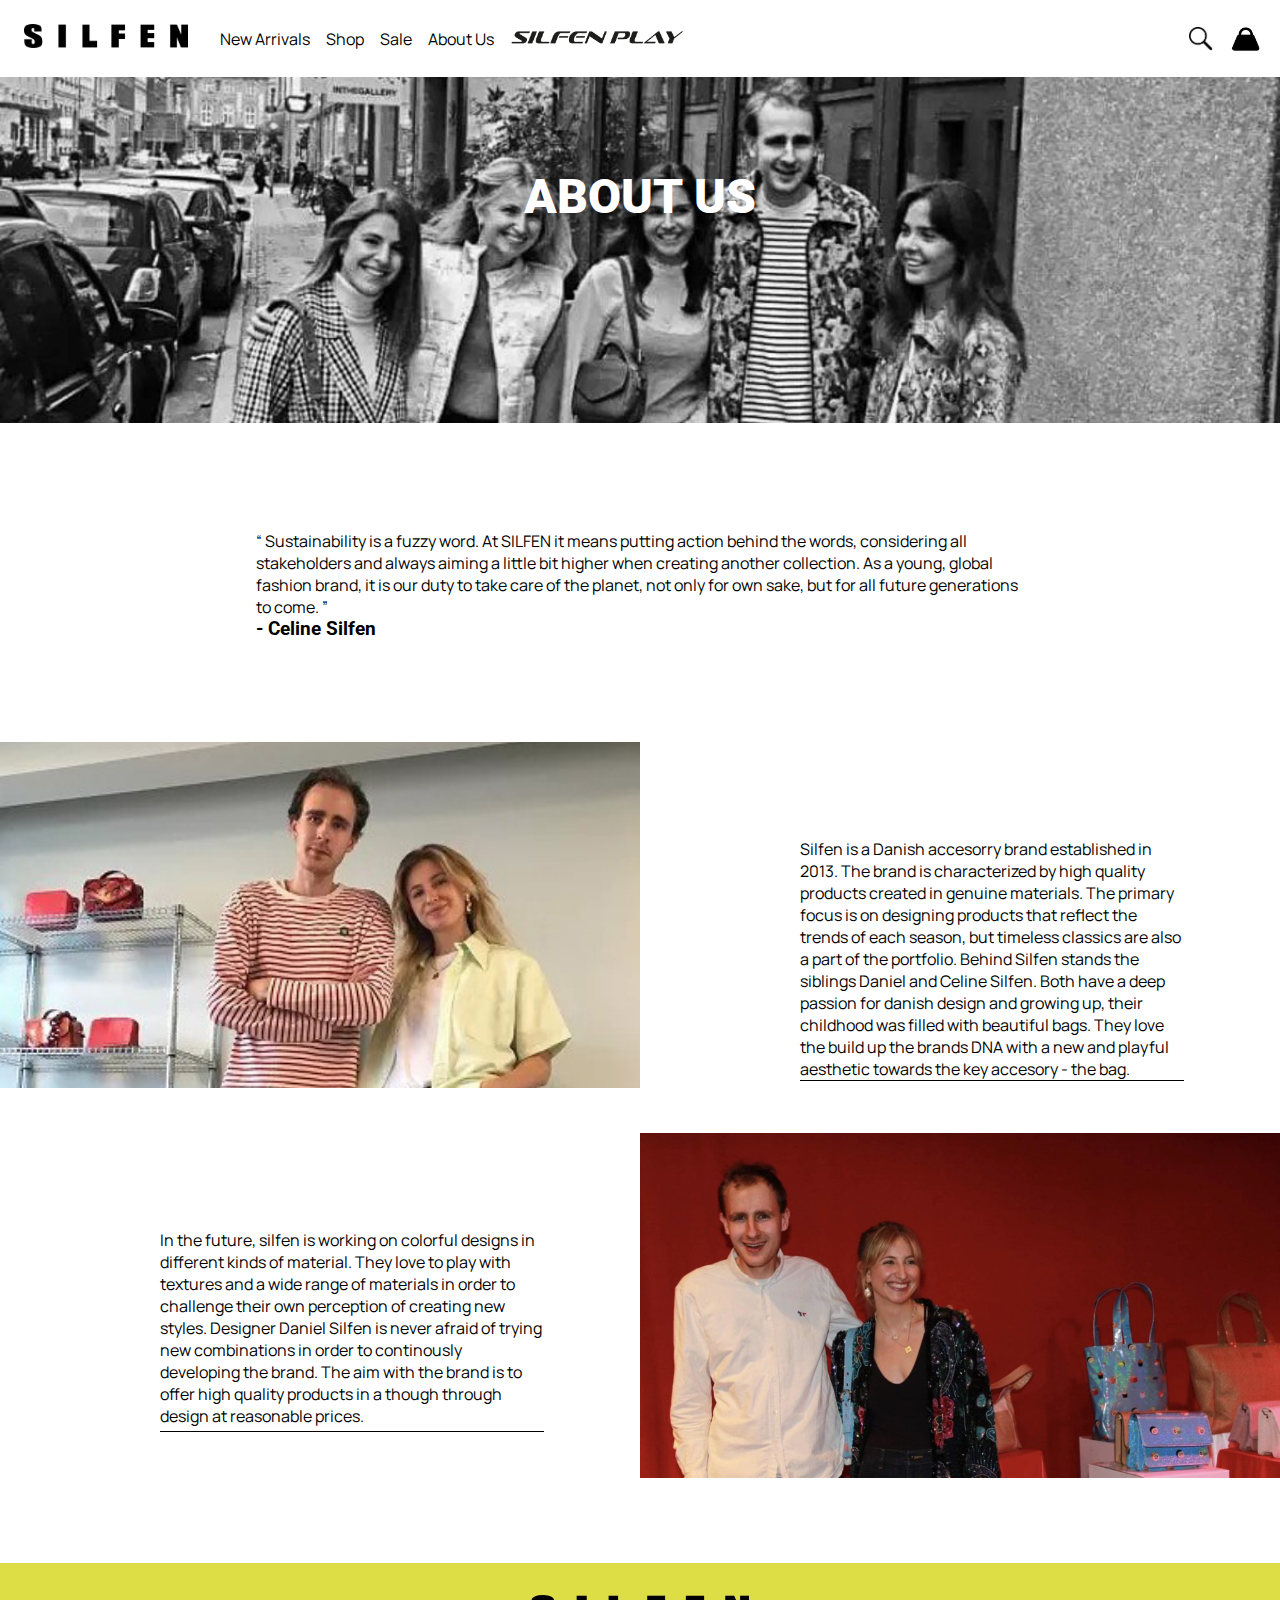
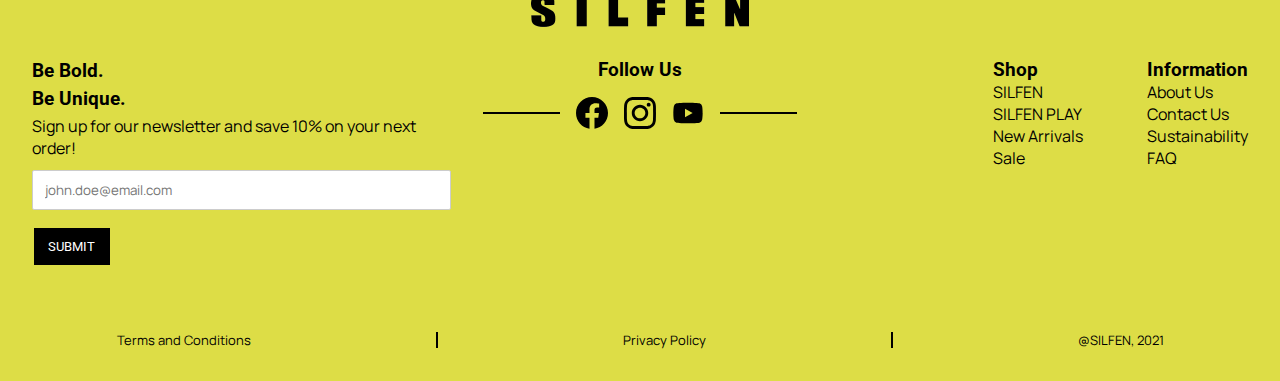
<file: about.html>
<!DOCTYPE html>
<html lang="en">
  <head>
    <meta charset="UTF-8" />
    <meta http-equiv="X-UA-Compatible" content="IE=edge" />
    <meta name="viewport" content="width=device-width, initial-scale=1.0" />
    <link rel="shortcut icon" href="img/sortlogo.png" type="image/x-icon" />
    <title>ABOUT US</title>
    <meta name="ROBOTS" content="NOINDEX, NOFOLLOW" />
    <link rel="stylesheet" href="css/style.css" />
    <link rel="stylesheet" href="css/about.css" />
    <link rel="stylesheet" href="css/shoppingcart.css" />
  </head>
  <body>
    <header>
      <div class="wrap">
        <div class="navWrap">
          <a href="index.html"
            ><img class="navLogo" src="images/logo.png" alt="Silfen logo"
          /></a>
          <ul>
            <li><a class="new" href="product-list.html">New Arrivals</a></li>
            <li><a class="shop" href="product-list.html">Shop</a></li>
            <li><a class="sale" href="product-list.html">Sale</a></li>
            <li><a class="about" href="about.html">About Us</a></li>
            <li>
              <a class="play" href="silfenplay.html"
                ><img
                  class="playLogo"
                  src="images/playlogo.png"
                  alt="SILFEN PLAY logo"
              /></a>
            </li>
          </ul>
        </div>
        <div class="right close">
          <img
            class="searchIcon"
            src="images/magnifyingglass.png"
            alt="search icon"
          />
          <img class="bagIcon" src="images/bag rounded.png" alt="bag icon" />
          <div class="burgerBox"><span class="burgerIcon"></span></div>
        </div>
      </div>
      <div class="navWrapShop hidden submenu">
        <ul class="mainlist">
          <li>
            <a href="product-list.html">Bags</a>
            <ul class="types">
              <li><a href="product-list.html">Crossbody bags</a></li>
              <li><a href="product-list.html">Shoulder bags</a></li>
              <li><a href="product-list.html">Mini bags</a></li>
              <li><a href="product-list.html">Tote bags</a></li>
              <li><a href="product-list.html">Bumbags</a></li>
              <li><a href="product-list.html">Wallets</a></li>
              <li><a href="product-list.html">Care Products</a></li>
            </ul>
          </li>
          <li>
            <a href="product-list.html">Clothing</a>
            <ul class="types">
              <li><a href="product-list.html">Tops</a></li>
              <li><a href="product-list.html">Bottoms</a></li>
              <li><a href="product-list.html">Accessories</a></li>
              <li><a href="product-list.html">Accessories</a></li>
              <li><a href="product-list.html">Bags</a></li>
            </ul>
          </li>
          <li>
            <a href="product-list.html">Collections</a>
            <ul class="types">
              <li><a href="product-list.html">Snow Queen</a></li>
              <li><a href="product-list.html">Recycle</a></li>
              <li><a href="product-list.html">Classics</a></li>
            </ul>
          </li>

          <li>
            <ul class="specials">
              <li><a href="">SILFEN PLAY</a></li>
              <li><a href="product-list.html">New Arrivals</a></li>
              <li><a href="product-list.html">Sale</a></li>
              <li><a href="product-list.html">Eco Friendly</a></li>
            </ul>
          </li>
        </ul>
      </div>
      <div class="navWrapAbout hidden submenu">
        <ul class="mainlist">
          <li><a href="contact.html">Contact</a></li>
          <li><a href="#">Privacy Policy </a></li>
          <li><a href="#">Terms and condition</a></li>
          <li><a href="about.html">About Us</a></li>
          <li><a href="sustainability.html">Sustainability</a></li>
        </ul>
      </div>
      <div class="globalham first hidden">
        <ul>
          <li><a class="hamnew" href="product-list.html">New Arrivals</a></li>
          <li class="hamshop">
            <a href="product-list.html">Shop</a
            ><img
              class="arrow shoparrow"
              src="images/openfat.png"
              alt="open arrow"
            />
          </li>
          <li><a class="hamsale" href="product-list.html">Sale</a></li>
          <li class="hamabout">
            <a href="about.html">About</a
            ><img
              class="arrow aboutarrow"
              src="images/openfat.png"
              alt="open arrow"
            />
          </li>
          <li>
            <a class="hamplay" href="silfenplay.html"
              ><img
                class="playLogo"
                src="images/playlogo.png"
                alt="SILFEN PLAY logo"
            /></a>
          </li>
        </ul>
        <div class="hamsearch">
          <input class="searchbox" type="text" placeholder="Search" />
          <img
            class="hamsearchicon"
            src="images/magnifyingglass.png"
            alt="search icon"
          />
        </div>
      </div>
      <div class="globalham hidden second">
        <ul>
          <li><a href="product-list.html">Bags</a></li>
          <li><a href="product-list.html">Clothes</a></li>
          <li><a href="product-list.html">Collections</a></li>
          <li><a href="product-list.html">New Arrivals</a></li>
          <li><a href="product-list.html">Sale</a></li>
          <li><a href="product-list.html">Eco Friendly</a></li>
          <li>
            <a href="silfenplay.html"
              ><img
                class="playLogo"
                src="images/playlogo.png"
                alt="SILFEN PLAY logo"
            /></a>
          </li>
        </ul>
      </div>
      <div class="globalham hidden third">
        <ul class="mainlist">
          <li><a href="contact.html">Contact</a></li>
          <li><a href="#">Privacy Policy </a></li>
          <li><a href="#">Terms and condition</a></li>
          <li><a href="about.html">About Us</a></li>
          <li><a href="sustainability.html">Sustainability</a></li>
        </ul>
      </div>
    </header>
    <main id="about_main">
      <div class="banner_img">
        <img
          src="images/about_custom.DanielSilfen.navne_.-1-2.jpg"
          alt="image of the silfen team standing together"
        />
      </div>

      <section id="about_info">
        <h1 id="about_text">ABOUT US</h1>
        <article id="about_quote">
          <q>
            Sustainability is a fuzzy word. At SILFEN it means putting action
            behind the words, considering all stakeholders and always aiming a
            little bit higher when creating another collection. As a young,
            global fashion brand, it is our duty to take care of the planet, not
            only for own sake, but for all future generations to come.
          </q>
          <h3>- Celine Silfen</h3>
        </article>
      </section>
      <div id="about_wrap">
        <!-- <article> -->
        <div class="about_img">
          <img
            id="a"
            src="images/about_daniel-silfen-foto.jpg"
            alt="image of the silfen team standing together"
          />
        </div>

        <p id="b" style="border-bottom: #000000 solid thin">
          Silfen is a Danish accesorry brand established in 2013. The brand is
          characterized by high quality products created in genuine materials.
          The primary focus is on designing products that reflect the trends of
          each season, but timeless classics are also a part of the portfolio.
          Behind Silfen stands the siblings Daniel and Celine Silfen. Both have
          a deep passion for danish design and growing up, their childhood was
          filled with beautiful bags. They love the build up the brands DNA with
          a new and playful aesthetic towards the key accesory - the bag.
        </p>

        <!-- </article>
        <article> -->
        <div class="about_img">
          <img
            id="c"
            src="images/about.jpeg"
            alt="image of the silfen team standing together"
          />
        </div>

        <p id="d" style="border-bottom: #000000 solid thin">
          In the future, silfen is working on colorful designs in different
          kinds of material. They love to play with textures and a wide range of
          materials in order to challenge their own perception of creating new
          styles. Designer Daniel Silfen is never afraid of trying new
          combinations in order to continously developing the brand. The aim
          with the brand is to offer high quality products in a though through
          design at reasonable prices.
        </p>
        <!-- </article> -->
      </div>

      <div class="shoppingcartwrapper hidden">
        <img class="cross" src="images/cross.png" alt="cross for closing" />
        <div class="emptybasket hidden">
          <h2>Your basket is empty</h2>
          <p>Why not check out our newest collection?</p>
          <button>GO TO SHOP</button>
        </div>
        <div class="cartitemparent">
          <div class="cartitem">
            <div class="cartproductimagewrap">
              <img
                class="cartproductimage"
                src="img/516910_GREEN ASH_FRONT.JPG"
                alt="green bag"
              />
              <div class="circle"><span>1</span></div>
            </div>
            <h3 class="cartproductname">Green Ash</h3>
            <p class="cartproductdescription">product description</p>
            <p class="cartproductprice"><span>123</span> DKK</p>
            <div class="cartproductremove">
              <p>remove</p>
              <img
                class="crossproduct"
                src="images/cross.png"
                alt="cross for closing"
              />
            </div>
          </div>
          <div class="cartitem">
            <div class="cartproductimagewrap">
              <img
                class="cartproductimage"
                src="img/516910_GREEN ASH_FRONT.JPG"
                alt="green bag"
              />
              <div class="circle"><span>1</span></div>
            </div>
            <h3 class="cartproductname">Green Ash</h3>
            <p class="cartproductdescription">product description</p>
            <p class="cartproductprice"><span>123</span> DKK</p>
            <div class="cartproductremove">
              <p>remove</p>
              <img
                class="crossproduct"
                src="images/cross.png"
                alt="cross for closing"
              />
            </div>
          </div>
          <div class="cartitem">
            <div class="cartproductimagewrap">
              <img
                class="cartproductimage"
                src="img/516910_GREEN ASH_FRONT.JPG"
                alt="green bag"
              />
              <div class="circle"><span>1</span></div>
            </div>
            <h3 class="cartproductname">Green Ash</h3>
            <p class="cartproductdescription">product description</p>
            <p class="cartproductprice"><span>123</span> DKK</p>
            <div class="cartproductremove">
              <p>remove</p>
              <img
                class="crossproduct"
                src="images/cross.png"
                alt="cross for closing"
              />
            </div>
          </div>
        </div>
        <div class="separatingline"></div>
        <div class="carttotal">
          <div class="carttotaltext">
            <h2>Total</h2>
            <h2 class="carttotalprice"><span>234 </span>DKK</h2>
          </div>
          <a href="checkoutnew.html"><button>PROCEED TO CHECKOUT</button></a>
        </div>
      </div>

      <footer>
        <img class="footlogo" src="images/logo.png" alt="silfen logo" />
        <div class="footWrap">
          <div class="footNewsletter">
            <h2>Be Bold.</h2>
            <h2>Be Unique.</h2>
            <p>Sign up for our newsletter and save 10% on your next order!</p>
            <form action="">
              <input
                class="emailfield"
                type="email"
                placeholder="john.doe@email.com"
              />
              <input class="blackbutton" type="submit" class="button" />
            </form>
          </div>
          <div class="footSoMe">
            <h3>Follow Us</h3>
            <div class="footSoMeFlex">
              <div class="div"></div>
              <div class="SoMeIcons">
                <img src="images/fb.svg" alt="Facebook Logo" />
                <img src="images/ig.svg" alt="Instagram Logo" />
                <img src="images/YT.svg" alt="YouTube Logo" />
              </div>
              <div class="div"></div>
            </div>
          </div>
          <div class="footNav">
            <div class="footNavShop">
              <h3>Shop</h3>
              <ul>
                <li><a href="product-list.html">SILFEN </a></li>
                <li><a href="">SILFEN PLAY </a></li>
                <li><a href="product-list.html">New Arrivals </a></li>
                <li><a href="product-list.html">Sale </a></li>
              </ul>
            </div>
            <div class="footNavInfo">
              <h3>Information</h3>
              <ul>
                <li><a href="about.html">About Us</a></li>
                <li><a href="contact.html">Contact Us</a></li>
                <li><a href="sustainability.html">Sustainability</a></li>
                <li><a href="#">FAQ</a></li>
              </ul>
            </div>
          </div>
        </div>
        <div class="footEnd">
          <a href="">Terms and Conditions</a>
          <div class="divider"></div>
          <a href="">Privacy Policy</a>
          <div class="divider"></div>
          <a href="">@SILFEN, 2021</a>
        </div>
      </footer>
      <script src="javascript/slider.js"></script>
      <script src="javascript/globalnavigation.js"></script>
      <script src="javascript/shoppingcart.js"></script>
    </main>
  </body>
</html>
</file>
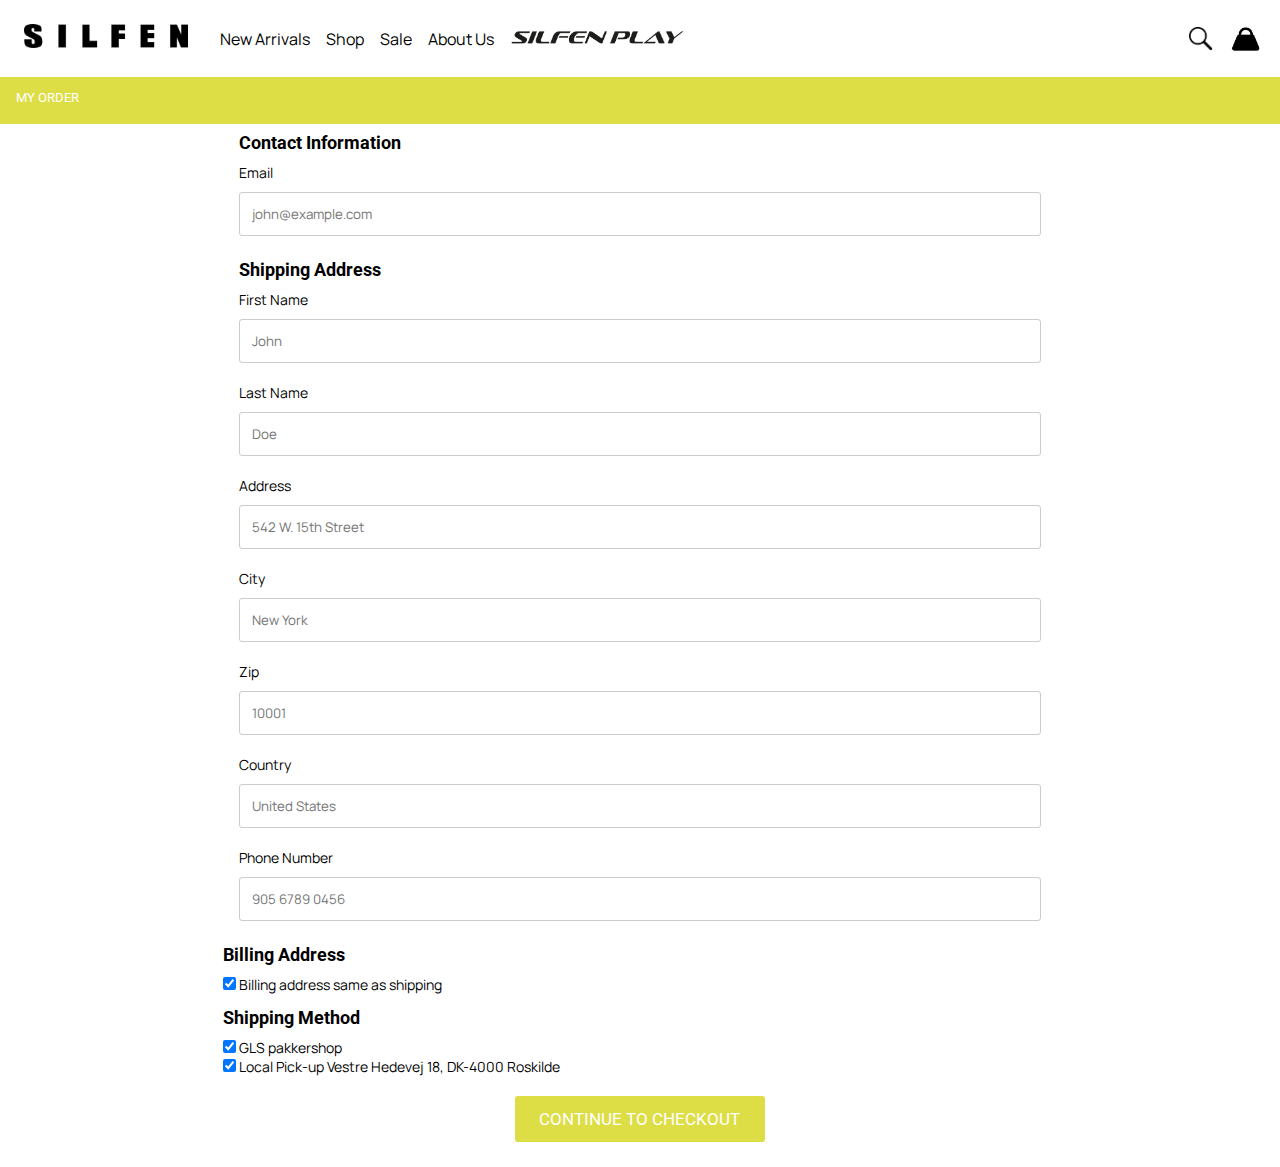
<file: checkout.html>
<!DOCTYPE html>
<html lang="en">
<head>
    <meta charset="UTF-8">
    <meta name="viewport" content="width=device-width, initial-scale=1.0">
    <title>Document</title>
    <link rel="stylesheet" href="checkoutstyle.css">
    <link href="https://fonts.googleapis.com/css?family=Roboto&display=swap" rel="stylesheet">
<link href="https://fonts.googleapis.com/css?family=Manrope&display=swap" rel="stylesheet">

    
</head>
<body>
  <header>
    <div class="wrap">
      <div class="navWrap">
        <a href="index.html"><img class="navLogo" src="images/logo.png" alt="Silfen logo" /></a>
        <ul>
          <li><a class="new" href="product-list.html">New Arrivals</a></li>
          <li><a class="shop" href="product-list.html">Shop</a></li>
          <li><a class="sale" href="product-list.html">Sale</a></li>
          <li><a class="about" href="about.html">About Us</a></li>
          <li><a class="play" href=""><img class="playLogo" src="images/playlogo.png" alt="SILFEN PLAY logo"></a></li>
        </ul>
      </div>
      <div class="right close">
        <img class="searchIcon" src="images/magnifyingglass.png" alt="search icon">
        <img class="bagIcon" src="images/bag rounded.png" alt="bag icon">
        <div class="burgerBox"><span class="burgerIcon"></span></div>
      </div>
    </div>
    <div class="navWrapShop hidden submenu">
      <ul class="mainlist">
        <li><a href="">Bags</a>
          <ul class="types">
            <li><a href="product-list.html">Crossbody bags</a></li>
            <li><a href="product-list.html">Shoulder bags</a></li>
            <li><a href="product-list.html">Mini bags</a></li>
            <li><a href="product-list.html">Tote bags</a></li>
            <li><a href="product-list.html">Bumbags</a></li>
            <li><a href="product-list.html">Wallets</a></li>
            <li><a href="product-list.html">Care Products</a></li>
        </ul>
        </li>
        <li><a href="">Clothing</a>
          <ul class="types">
            <li><a href="product-list.html">Tops</a></li>
            <li><a href="product-list.html">Bottoms</a></li>
            <li><a href="product-list.html">Accessories</a></li>
            <li><a href="product-list.html">Accessories</a></li>
            <li><a href="product-list.html">Bags</a></li>
        </ul>
        </li>
        <li><a href="product-list.html">Collections</a>
          <ul class="types">
            <li><a href="product-list.html">Snow Queen</a></li>
            <li><a href="product-list.html">Recycle</a></li>
            <li><a href="product-list.html">Classics</a></li>
        </ul>
        <li>
          <ul class="specials">
            <li><a href="">SILFEN PLAY</a></li>
            <li><a href="product-list.html">New Arrivals</a></li>
            <li><a href="product-list.html">Sale</a></li>
            <li><a href="product-list.html">Eco Friendly</a></li>
          </ul>
        </li>  
      </ul>
    </div>
    <div class="navWrapAbout hidden submenu">
      <ul class="mainlist">
        <li><a href="contact.html">Contact</a></li>
        <li><a href="#">Privacy Policy </a></li>
        <li><a href="#">Terms and condition</a></li>
        <li><a href="about.html">About Us</a></li>
        <li><a href="sustainability.html">Sustainability</a></li>
      </ul>
    </div>
    <div class="globalham first hidden">
      <ul>
        <li><a class="hamnew" href="product-list.html">New Arrivals</a></li>
        <li class="hamshop"><a href="product-list.html">Shop</a><img class="arrow shoparrow" src="images/openfat.png" alt="open arrow"></li>
        <li><a class="hamsale" href="product-list.html">Sale</a></li>
        <li class="hamabout"><a href="about.html">About</a><img class="arrow aboutarrow" src="images/openfat.png" alt="open arrow"></li>
        <li><a class="hamplay" href=""><img class="playLogo" src="images/playlogo.png" alt="SILFEN PLAY logo"></a></li>
      </ul>
      <div class="hamsearch">
        <input class="searchbox" type="text" placeholder="Search">
        <img class="hamsearchicon" src="images/magnifyingglass.png" alt="search icon">
      </div>
    </div>
    <div class="globalham hidden second">
      <ul>
        <li><a href="product-list.html">Bags</a></li>
        <li><a href="product-list.html">Clothes</a></li>
        <li><a href="product-list.html">Collections</a></li>
        <li><a href="product-list.html">New Arrivals</a></li>
        <li><a href="product-list.html">Sale</a></li>
        <li><a href="product-list.html">Eco Friendly</a></li>
        <li><a href=""><img class="playLogo" src="images/playlogo.png" alt="SILFEN PLAY logo"></a></li>
      </ul>
    </div>
    <div class="globalham hidden third">
        <ul class="mainlist">
          <li><a href="contact.html">Contact</a></li>
          <li><a href="#">Privacy Policy </a></li>
          <li><a href="#">Terms and condition</a></li>
          <li><a href="about.html">About Us</a></li>
          <li><a href="sustainability.html">Sustainability</a></li>
        </ul>
    </div>
  </header>
    <div class="order">
      <span id="dots">Order Summary Items</span>
      <span id="content">
      </span>
    <button onclick="readMoreFunction()" id="buttonReadMore">MY ORDER</button>
    </div>
    </div>
    <form>
    <div class="row">
        <div class="form">
          <div class="container">
            <form action="/action_page.php">
      
              <div class="row">
                <div class="col-50">
                    <div id="contact">
                    <h3>Contact Information</h3>
                    <label for="email"><i class="fa fa-envelope"></i> Email</label>
                    <input type="text" id="email" name="email" placeholder="john@example.com">
                    </div>
                <div id="shipping">
                  <h3>Shipping Address</h3>
                  <label for="firstname"><i class="fa fa-user"></i> First Name</label>
                  <input type="text" id="firstname" name="firstname" placeholder="John">
                  <label for="lastname"><i class="fa fa-user"></i> Last Name</label>
                  <input type="text" id="lastname" name="lastname" placeholder="Doe">
                  <label for="adress"><i class="fa fa-address-card-o"></i> Address</label>
                  <input type="text" id="adress" name="address" placeholder="542 W. 15th Street">
                  <label for="city"><i class="fa fa-institution"></i> City</label>
                  <input type="text" id="city" name="city" placeholder="New York">
                  
                      <label for="zip">Zip</label>
                      <input type="text" id="zip" name="zip" placeholder="10001">

                      <label for="country">Country</label>
                      <input type="text" id="country" name="country" placeholder="United States">

                      <label for="phonenumber">Phone Number</label>
                      <input type="text" id="phonenumber" name="phonenumber" placeholder="905 6789 0456">
                </div>
                    
                </div>
      
                
                    
                </div>
      
              <label>
                  <h3>Billing Address</h3>
                <input type="checkbox" checked="checked" name="sameadr"> Billing address same as shipping
              </label>
              <label>
                <h3>Shipping Method</h3>
                <div id="method">
              <input type="checkbox" checked="checked" name="method1"> GLS pakkershop
            </label>
            <label>
              <input type="checkbox" checked="checked" name="method2"> Local Pick-up Vestre Hedevej 18, DK-4000 Roskilde
            </label>
           
          </div>
            
              <input type="submit" value="Continue to checkout" class="btn" >
    </form>
          </div>
        </div>
</div>
  <script src="checkout.js"></script>
  <script src="javascript/slider.js"></script>
  <script src="javascript/globalnavigation.js"></script>
  <script src="javascript/shoppingcart.js"></script>
  <script src="javascript/mute.js"></script>
</body>

</html>
<!-- 
  "address": "Store Kongensgade 97",
  "zip": 1264,
  "city": "København K",
  "last name": "Horowicz",
  "first name": "Luiza",
  "country": "Denmark",
  "phone number": 4550345790,
  
}
{ -->
</file>
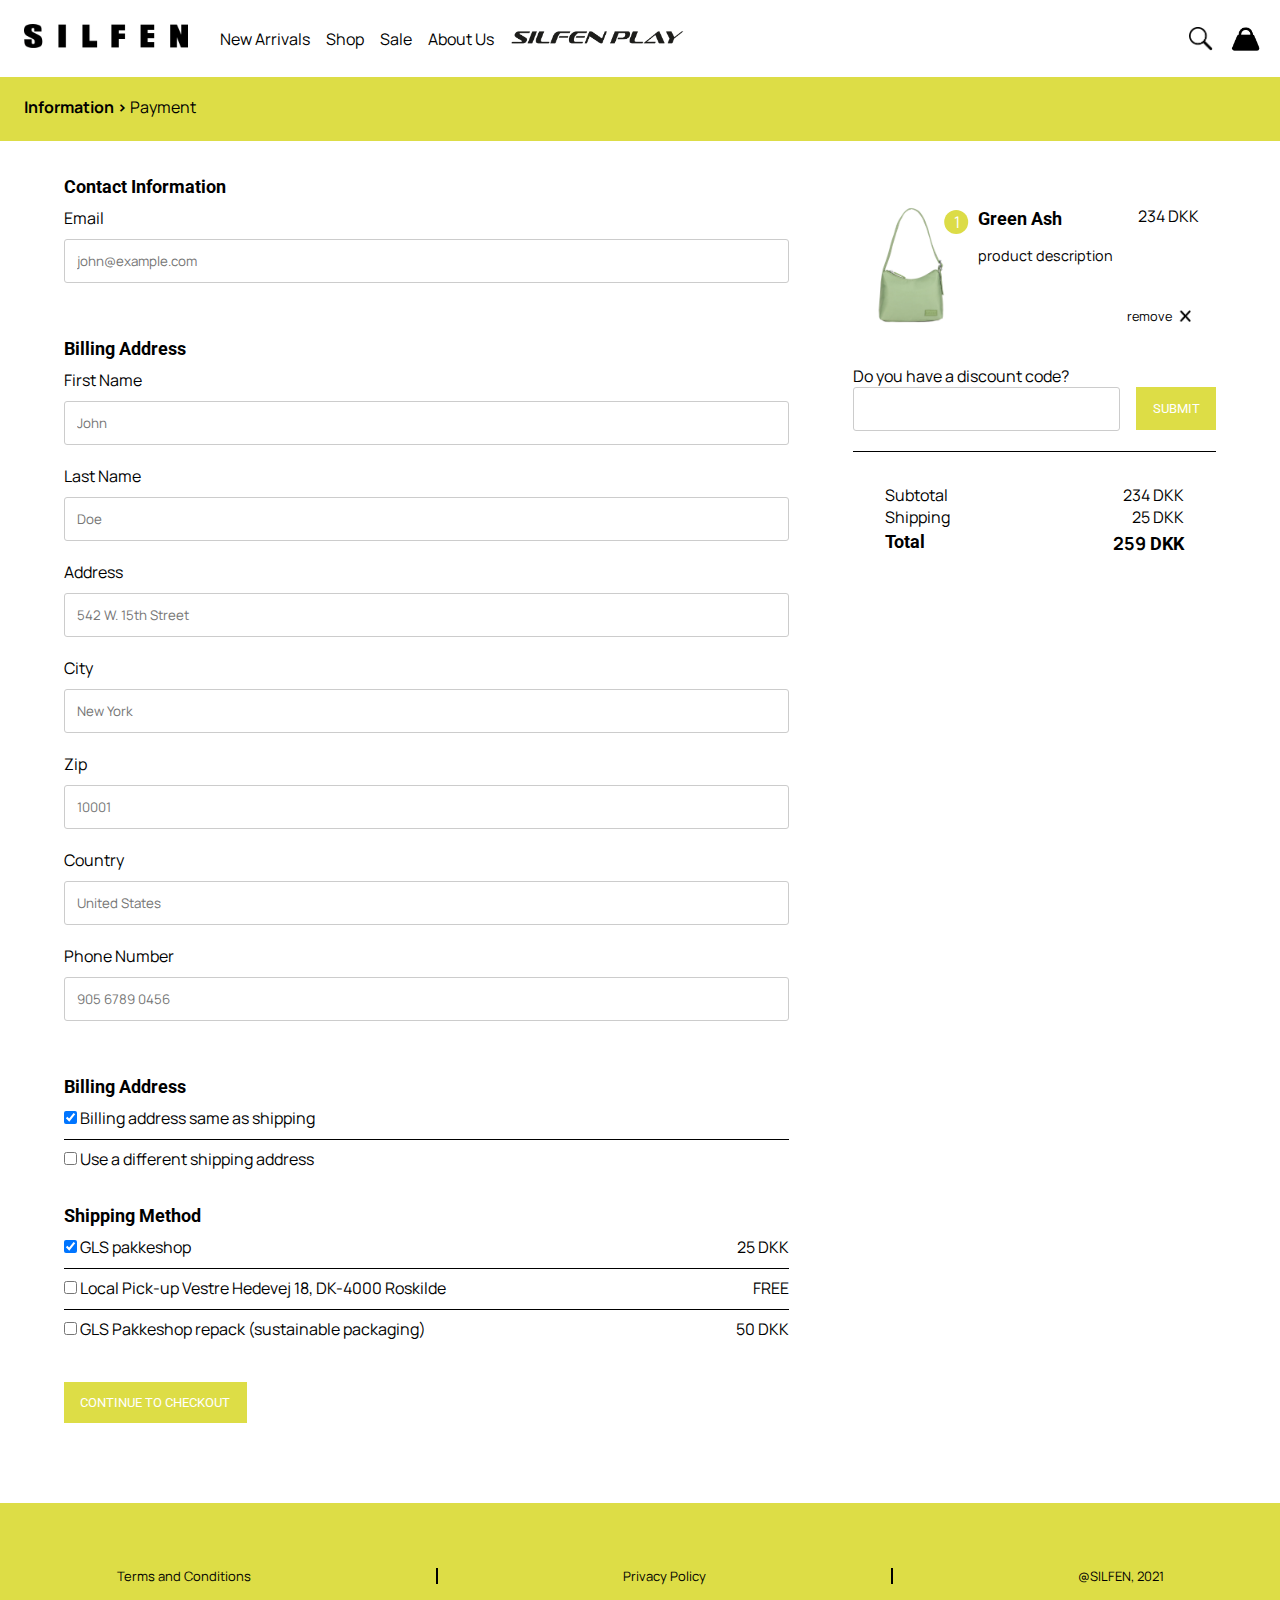
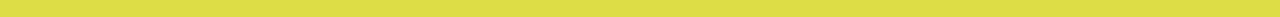
<file: checkoutnew.html>
<!DOCTYPE html>
<html lang="en">
  <head>
    <meta charset="UTF-8" />
    <meta http-equiv="X-UA-Compatible" content="IE=edge" />
    <meta name="viewport" content="width=device-width, initial-scale=1.0" />
    <link rel="shortcut icon" href="img/sortlogo.png" type="image/x-icon" />
    <title>DISCOVER SILFEN - AMAZING BAGS, CLOTHING AND ACCESSORIES</title>
    <meta
      name="description"
      content="Discover SILFEN, come check our bags and the new unisex clothing
    collection. Sustainable materials and stylish design. Fast delivery
    and worldwide shipping. 14 days of return. Visit now our official
    webshop."
    />
    <meta name="ROBOTS" content="NOINDEX, NOFOLLOW" />
    <link rel="stylesheet" href="css/style.css" />
    <link rel="stylesheet" href="css/checkoutnew.css" />
    <link rel="stylesheet" href="checkoutstyle.css" />
  </head>

  <body>
    <header>
      <div class="wrap">
        <div class="navWrap">
          <a href="index.html"
            ><img class="navLogo" src="images/logo.png" alt="Silfen logo"
          /></a>
          <ul>
            <li><a class="new" href="product-list.html">New Arrivals</a></li>
            <li><a class="shop" href="product-list.html">Shop</a></li>
            <li><a class="sale" href="product-list.html">Sale</a></li>
            <li><a class="about" href="about.html">About Us</a></li>
            <li>
              <a class="play" href="silfenplay.html"
                ><img
                  class="playLogo"
                  src="images/playlogo.png"
                  alt="SILFEN PLAY logo"
              /></a>
            </li>
          </ul>
        </div>
        <div class="right close">
          <img
            class="searchIcon"
            src="images/magnifyingglass.png"
            alt="search icon"
          />
          <img class="bagIcon" src="images/bag rounded.png" alt="bag icon" />
          <div class="burgerBox"><span class="burgerIcon"></span></div>
        </div>
      </div>
      <div class="navWrapShop hidden submenu">
        <ul class="mainlist">
          <li>
            <a href="product-list.html">Bags</a>
            <ul class="types">
              <li><a href="product-list.html">Crossbody bags</a></li>
              <li><a href="product-list.html">Shoulder bags</a></li>
              <li><a href="product-list.html">Mini bags</a></li>
              <li><a href="product-list.html">Tote bags</a></li>
              <li><a href="product-list.html">Bumbags</a></li>
              <li><a href="product-list.html">Wallets</a></li>
              <li><a href="product-list.html">Care Products</a></li>
            </ul>
          </li>
          <li>
            <a href="product-list.html">Clothing</a>
            <ul class="types">
              <li><a href="product-list.html">Tops</a></li>
              <li><a href="product-list.html">Bottoms</a></li>
              <li><a href="product-list.html">Accessories</a></li>
              <li><a href="product-list.html">Accessories</a></li>
              <li><a href="product-list.html">Bags</a></li>
            </ul>
          </li>
          <li>
            <a href="product-list.html">Collections</a>
            <ul class="types">
              <li><a href="product-list.html">Snow Queen</a></li>
              <li><a href="product-list.html">Recycle</a></li>
              <li><a href="product-list.html">Classics</a></li>
            </ul>
          </li>

          <li>
            <ul class="specials">
              <li><a href="">SILFEN PLAY</a></li>
              <li><a href="product-list.html">New Arrivals</a></li>
              <li><a href="product-list.html">Sale</a></li>
              <li><a href="product-list.html">Eco Friendly</a></li>
            </ul>
          </li>
        </ul>
      </div>
      <div class="navWrapAbout hidden submenu">
        <ul class="mainlist">
          <li><a href="contact.html">Contact</a></li>
          <li><a href="#">Privacy Policy </a></li>
          <li><a href="#">Terms and condition</a></li>
          <li><a href="about.html">About Us</a></li>
          <li><a href="sustainability.html">Sustainability</a></li>
        </ul>
      </div>
      <div class="globalham first hidden">
        <ul>
          <li><a class="hamnew" href="product-list.html">New Arrivals</a></li>
          <li class="hamshop">
            <a href="product-list.html">Shop</a
            ><img
              class="arrow shoparrow"
              src="images/openfat.png"
              alt="open arrow"
            />
          </li>
          <li><a class="hamsale" href="product-list.html">Sale</a></li>
          <li class="hamabout">
            <a href="about.html">About</a
            ><img
              class="arrow aboutarrow"
              src="images/openfat.png"
              alt="open arrow"
            />
          </li>
          <li>
            <a class="hamplay" href="silfenplay.html"
              ><img
                class="playLogo"
                src="images/playlogo.png"
                alt="SILFEN PLAY logo"
            /></a>
          </li>
        </ul>
        <div class="hamsearch">
          <input class="searchbox" type="text" placeholder="Search" />
          <img
            class="hamsearchicon"
            src="images/magnifyingglass.png"
            alt="search icon"
          />
        </div>
      </div>
      <div class="globalham hidden second">
        <ul>
          <li><a href="product-list.html">Bags</a></li>
          <li><a href="product-list.html">Clothes</a></li>
          <li><a href="product-list.html">Collections</a></li>
          <li><a href="product-list.html">New Arrivals</a></li>
          <li><a href="product-list.html">Sale</a></li>
          <li><a href="product-list.html">Eco Friendly</a></li>
          <li>
            <a href="silfenplay.html"
              ><img
                class="playLogo"
                src="images/playlogo.png"
                alt="SILFEN PLAY logo"
            /></a>
          </li>
        </ul>
      </div>
      <div class="globalham hidden third">
        <ul class="mainlist">
          <li><a href="contact.html">Contact</a></li>
          <li><a href="#">Privacy Policy </a></li>
          <li><a href="#">Terms and condition</a></li>
          <li><a href="about.html">About Us</a></li>
          <li><a href="sustainability.html">Sustainability</a></li>
        </ul>
      </div>
    </header>

    <main>
      <div class="yellowstripe">
        <div class="breadcrumbs">
          <p><b>Information ></b> Payment</p>
        </div>
        <div class="ordersummaryopenerwrap">
          <div class="ordersummaryopener">
            <img
              class="ordsumbag"
              src="images/bag rounded.png"
              alt="bag icon"
            />
            <p>Show order summary</p>
            <img
              class="ordsumarrow"
              src="images/openfat.png"
              alt="arrow icon"
            />
          </div>
        </div>
      </div>
      <section class="summaryphone hidden">
        <div class="cartitem">
          <div class="cartproductimagewrap">
            <img
              class="cartproductimage"
              src="img/516910_GREEN ASH_FRONT.JPG"
              alt="green bag"
            />
            <div class="circle"><span>1</span></div>
          </div>
          <h3 class="cartproductname">Green Ash</h3>
          <p class="cartproductdescription">product description</p>
          <p class="cartproductprice"><span>234</span> DKK</p>
          <div class="cartproductremove">
            <p>remove</p>
            <img
              class="crossproduct"
              src="images/cross.png"
              alt="cross for closing"
            />
          </div>
        </div>
        <div class="discountcodediv">
          <p>Do you have a discount code?</p>
          <div class="flex">
            <input type="text" id="discountcode" name="discountcode" />
            <button>Submit</button>
          </div>
        </div>
        <div class="seperatingline"></div>
        <div class="carttotaltext">
          <p>Subtotal</p>
          <p class="carttotalprice"><span>234 </span>DKK</p>
        </div>
        <div class="carttotaltext">
          <p>Shipping</p>
          <p class="carttotalprice"><span>25 </span>DKK</p>
        </div>
        <div class="carttotaltext">
          <h3>Total</h3>
          <h3 class="carttotalprice"><span>259 </span>DKK</h3>
        </div>
      </section>
      <section class="summarydesktop">
        <div class="cartitem">
          <div class="cartproductimagewrap">
            <img
              class="cartproductimage"
              src="img/516910_GREEN ASH_FRONT.JPG"
              alt="green bag"
            />
            <div class="circle"><span>1</span></div>
          </div>
          <h3 class="cartproductname">Green Ash</h3>
          <p class="cartproductdescription">product description</p>
          <p class="cartproductprice"><span>234</span> DKK</p>
          <div class="cartproductremove">
            <p>remove</p>
            <img
              class="crossproduct"
              src="images/cross.png"
              alt="cross for closing"
            />
          </div>
        </div>
        <div>
          <p>Do you have a discount code?</p>
          <div class="flex">
            <input type="text" id="discountcode" name="discountcode" />
            <button>Submit</button>
          </div>
        </div>
        <div class="seperatingline"></div>
        <section>
          <div class="carttotaltext">
            <p>Subtotal</p>
            <p class="carttotalprice"><span>234 </span>DKK</p>
          </div>
          <div class="carttotaltext">
            <p>Shipping</p>
            <p class="carttotalprice"><span>25 </span>DKK</p>
          </div>
          <div class="carttotaltext">
            <h3>Total</h3>
            <h3 class="carttotalprice"><span>259 </span>DKK</h3>
          </div>
        </section>
      </section>

      <section class="formsection">
        <section class="contactsection">
          <h3>Contact Information</h3>
          <label for="email"><i class="fa fa-envelope"></i> Email</label>
          <input
            type="text"
            id="email"
            name="email"
            placeholder="john@example.com"
          />
        </section>
        <section class="billingsection">
          <h3>Billing Address</h3>
          <label for="firstname"><i class="fa fa-user"></i> First Name</label>
          <input
            type="text"
            id="firstname"
            name="firstname"
            placeholder="John"
          />
          <label for="lastname"><i class="fa fa-user"></i> Last Name</label>
          <input type="text" id="lastname" name="lastname" placeholder="Doe" />
          <label for="adress"
            ><i class="fa fa-address-card-o"></i> Address</label
          >
          <input
            type="text"
            id="adress"
            name="address"
            placeholder="542 W. 15th Street"
          />
          <label for="city"><i class="fa fa-institution"></i> City</label>
          <input type="text" id="city" name="city" placeholder="New York" />
          <label for="zip">Zip</label>
          <input type="text" id="zip" name="zip" placeholder="10001" />

          <label for="country">Country</label>
          <input
            type="text"
            id="country"
            name="country"
            placeholder="United States"
          />

          <label for="phonenumber">Phone Number</label>
          <input
            type="text"
            id="phonenumber"
            name="phonenumber"
            placeholder="905 6789 0456"
          />
        </section>
        <section class="shipping">
          <section class="shippingaddress">
            <label>
              <h3>Billing Address</h3>
              <input type="checkbox" checked="checked" name="sameadr" /> Billing
              address same as shipping
            </label>
            <div class="seperatingline"></div>
            <label>
              <input type="checkbox" name="sameadr" /> Use a different shipping
              address
            </label>
          </section>
          <section class="shippingmethod">
            <h3>Shipping Method</h3>
            <div class="shippingpriceflex">
              <label>
                <input type="checkbox" checked="checked" name="method1" />
                GLS pakkeshop
              </label>
              <span class="checkbox">25 DKK</span>
            </div>
            <div class="seperatingline"></div>
            <div class="shippingpriceflex">
              <label>
                <input type="checkbox" name="method2" /> Local Pick-up Vestre
                Hedevej 18, DK-4000 Roskilde
              </label>
              <span class="checkbox">FREE</span>
            </div>
            <div class="seperatingline"></div>
            <div class="shippingpriceflex">
              <label>
                <input type="checkbox" name="method3" /> GLS Pakkeshop repack
                (sustainable packaging)
              </label>
              <span class="checkbox">50 DKK</span>
            </div>
          </section>
        </section>
        <a href="creditcardnew.html"
          ><input type="submit" value="Continue to checkout" class="button"
        /></a>
      </section>
    </main>

    <footer>
      <div class="footEnd">
        <a href="">Terms and Conditions</a>
        <div class="divider"></div>
        <a href="">Privacy Policy</a>
        <div class="divider"></div>
        <a href="">@SILFEN, 2021</a>
      </div>
    </footer>
    <script src="checkout.js"></script>
    <script src="javascript/globalnavigation.js"></script>
  </body>
</html>
</file>
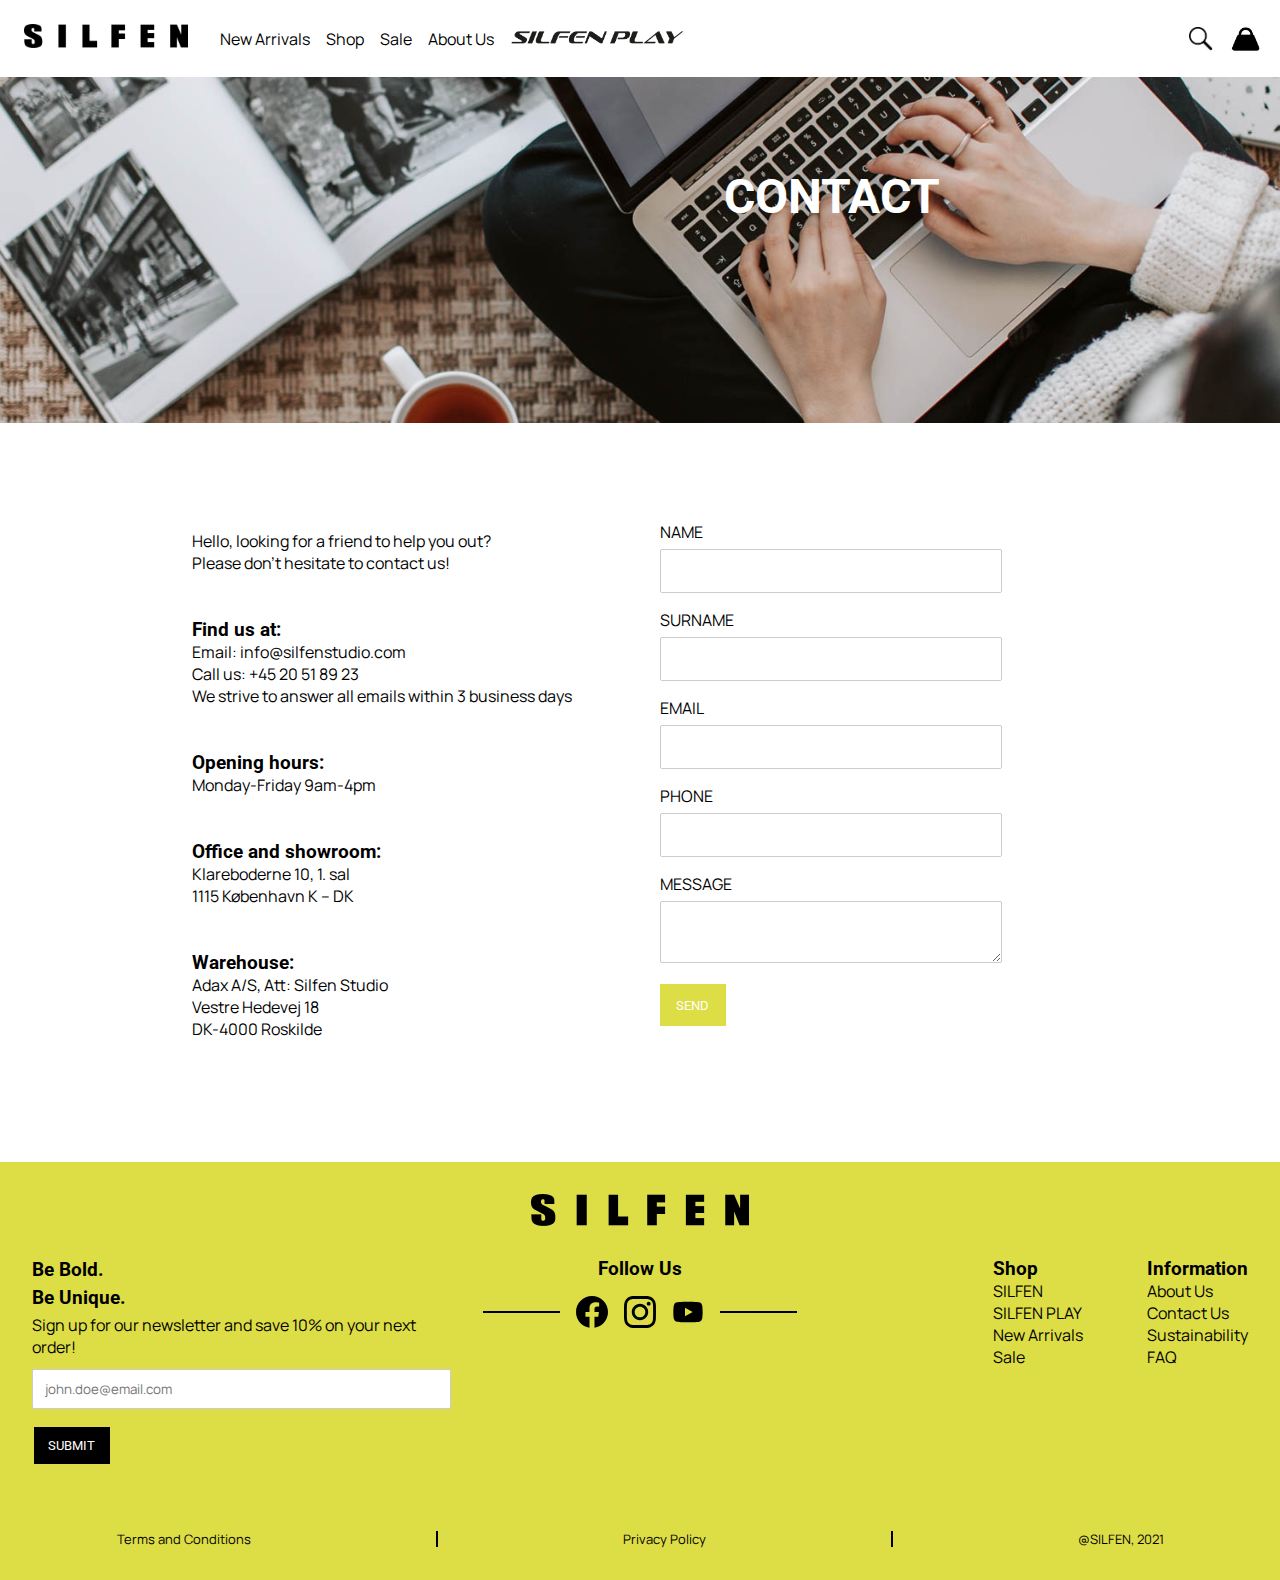
<file: contact.html>
<!DOCTYPE html>
<html lang="en">
  <head>
    <meta charset="UTF-8" />
    <meta http-equiv="X-UA-Compatible" content="IE=edge" />
    <meta name="viewport" content="width=device-width, initial-scale=1.0" />
    <link rel="shortcut icon" href="img/sortlogo.png" type="image/x-icon" />
    <title>CONTACT US</title>
    <META NAME="ROBOTS" CONTENT="NOINDEX, NOFOLLOW">
    <link rel="stylesheet" href="css/style.css" />
    <link rel="stylesheet" href="css/about.css" />
    <link rel="stylesheet" href="css/shoppingcart.css" />
  </head>
  <body>
    <header>
      <div class="wrap">
        <div class="navWrap">
          <a href="index.html"><img class="navLogo" src="images/logo.png" alt="Silfen logo" /></a>
          <ul>
            <li><a class="new" href="product-list.html">New Arrivals</a></li>
            <li><a class="shop" href="product-list.html">Shop</a></li>
            <li><a class="sale" href="product-list.html">Sale</a></li>
            <li><a class="about" href="about.html">About Us</a></li>
            <li><a class="play" href="silfenplay.html"><img class="playLogo" src="images/playlogo.png" alt="SILFEN PLAY logo"></a></li>
          </ul>
        </div>
        <div class="right close">
          <img class="searchIcon" src="images/magnifyingglass.png" alt="search icon">
          <img class="bagIcon" src="images/bag rounded.png" alt="bag icon">
          <div class="burgerBox"><span class="burgerIcon"></span></div>
        </div>
      </div>
      <div class="navWrapShop hidden submenu">
        <ul class="mainlist">
          <li><a href="product-list.html">Bags</a>
            <ul class="types">
              <li><a href="product-list.html">Crossbody bags</a></li>
              <li><a href="product-list.html">Shoulder bags</a></li>
              <li><a href="product-list.html">Mini bags</a></li>
              <li><a href="product-list.html">Tote bags</a></li>
              <li><a href="product-list.html">Bumbags</a></li>
              <li><a href="product-list.html">Wallets</a></li>
              <li><a href="product-list.html">Care Products</a></li>
          </ul>
          </li>
          <li><a href="product-list.html">Clothing</a>
            <ul class="types">
              <li><a href="product-list.html">Tops</a></li>
              <li><a href="product-list.html">Bottoms</a></li>
              <li><a href="product-list.html">Accessories</a></li>
              <li><a href="product-list.html">Accessories</a></li>
              <li><a href="product-list.html">Bags</a></li>
          </ul>
          </li>
          <li><a href="product-list.html">Collections</a>
            <ul class="types">
              <li><a href="product-list.html">Snow Queen</a></li>
              <li><a href="product-list.html">Recycle</a></li>
              <li><a href="product-list.html">Classics</a></li>
          </ul>
          <li>
            <ul class="specials">
              <li><a href="">SILFEN PLAY</a></li>
              <li><a href="product-list.html">New Arrivals</a></li>
              <li><a href="product-list.html">Sale</a></li>
              <li><a href="product-list.html">Eco Friendly</a></li>
            </ul>
          </li>  
        </ul>
      </div>
      <div class="navWrapAbout hidden submenu">
        <ul class="mainlist">
          <li><a href="contact.html">Contact</a></li>
          <li><a href="#">Privacy Policy </a></li>
          <li><a href="#">Terms and condition</a></li>
          <li><a href="about.html">About Us</a></li>
          <li><a href="sustainability.html">Sustainability</a></li>
        </ul>
      </div>
      <div class="globalham first hidden">
        <ul>
          <li><a class="hamnew" href="product-list.html">New Arrivals</a></li>
          <li class="hamshop"><a href="product-list.html">Shop</a><img class="arrow shoparrow" src="images/openfat.png" alt="open arrow"></li>
          <li><a class="hamsale" href="product-list.html">Sale</a></li>
          <li class="hamabout"><a href="about.html">About</a><img class="arrow aboutarrow" src="images/openfat.png" alt="open arrow"></li>
          <li><a class="hamplay" href="silfenplay.html"><img class="playLogo" src="images/playlogo.png" alt="SILFEN PLAY logo"></a></li>
        </ul>
        <div class="hamsearch">
          <input class="searchbox" type="text" placeholder="Search">
          <img class="hamsearchicon" src="images/magnifyingglass.png" alt="search icon">
        </div>
      </div>
      <div class="globalham hidden second">
        <ul>
          <li><a href="product-list.html">Bags</a></li>
          <li><a href="product-list.html">Clothes</a></li>
          <li><a href="product-list.html">Collections</a></li>
          <li><a href="product-list.html">New Arrivals</a></li>
          <li><a href="product-list.html">Sale</a></li>
          <li><a href="product-list.html">Eco Friendly</a></li>
          <li><a href="silfenplay.html"><img class="playLogo" src="images/playlogo.png" alt="SILFEN PLAY logo"></a></li>
        </ul>
      </div>
      <div class="globalham hidden third">
          <ul class="mainlist">
            <li><a href="contact.html">Contact</a></li>
            <li><a href="#">Privacy Policy </a></li>
            <li><a href="#">Terms and condition</a></li>
            <li><a href="about.html">About Us</a></li>
            <li><a href="sustainability.html">Sustainability</a></li>
          </ul>
      </div>
    </header>
    <main id="contact_main">
      <div class="banner_img">
        <img
          src="images/CONTACT_pexels-vlada-karpovich-4050347.jpg"
          alt="image of the silfen team standing together"
        />
      </div>

      <!-- STILL NEED TO CONNECT TO NETLIFY -->
      <!-- <h1>CONTACT US</h1> -->
      <div id="contact_container">
        <section id="contact_wrap">
          <h2 id="about_text">CONTACT</h2>
          <p>Hello, looking for a friend to help you out?</p>

          <p>Please don’t hesitate to contact us!</p>
          <br>
        </br>
          <h2>Find us at:</h2>

          <p>Email: info@silfenstudio.com</p>

          <p>Call us: +45 20 51 89 23</p>

          <p>We strive to answer all emails within 3 business days</p>
          <br></br>

          <h2>Opening hours:</h2>
          <p>Monday-Friday 9am-4pm</p>
          <br></br>

          <h2>Office and showroom:</h2>
          <p>Klareboderne 10, 1. sal</p>
          <p>1115 København K – DK</p>
          <br></br>

          <h2>Warehouse:</h2>
          <p>Adax A/S, Att: Silfen Studio</p>
          <p>Vestre Hedevej 18</p>
          <p>DK-4000 Roskilde</p>
        </section>
<div id="green_banner">
  <p>SEND US A MESSAGE</p>
</div>

        <form
          id="contact_form"
          name="contact"
          method="POST"
          data-netlify="true"
        >
          <p>
            <label> NAME <input type="text" name="name" /></label>
          </p>
          <p>
            <label>SURNAME <input type="text" name="surname" /></label>
          </p>
          <p>
            <label>EMAIL <input type="email" name="email" /></label>
          </p>
          <p>
            <label>PHONE <input type="tel" name="phone" /></label>
          </p>

          <p>
            <label>MESSAGE <textarea name="message"></textarea></label>
          </p>
          <p>
            <button type="submit">Send</button>
          </p>
        </form>
      </div>
      <div class="shoppingcartwrapper hidden">
        <img class="cross" src="images/cross.png" alt="cross for closing">
        <div class="emptybasket hidden">
          <h2>Your basket is empty</h2>
          <p>Why not check out our newest collection?</p>
          <button>GO TO SHOP</button>
        </div>
        <div class="cartitemparent">
        <div class="cartitem">
          <div class="cartproductimagewrap">
            <img class="cartproductimage" src="img/516910_GREEN ASH_FRONT.JPG" alt="green bag">
            <div class="circle"><span>1</span></div>
          </div>
          <h3 class="cartproductname">Green Ash</h3>
          <p class="cartproductdescription">product description</p>
          <p class="cartproductprice"><span>123</span> DKK</p>
          <div class="cartproductremove">
            <p>remove</p>
            <img class="crossproduct" src="images/cross.png" alt="cross for closing">
          </div>
          
        </div>
        <div class="cartitem">
          <div class="cartproductimagewrap">
            <img class="cartproductimage" src="img/516910_GREEN ASH_FRONT.JPG" alt="green bag">
            <div class="circle"><span>1</span></div>
          </div>
          <h3 class="cartproductname">Green Ash</h3>
          <p class="cartproductdescription">product description</p>
          <p class="cartproductprice"><span>123</span> DKK</p>
          <div class="cartproductremove">
            <p>remove</p>
            <img class="crossproduct" src="images/cross.png" alt="cross for closing">
          </div>
     
        </div>
        <div class="cartitem">
          <div class="cartproductimagewrap">
            <img class="cartproductimage" src="img/516910_GREEN ASH_FRONT.JPG" alt="green bag">
            <div class="circle"><span>1</span></div>
          </div>
          <h3 class="cartproductname">Green Ash</h3>
          <p class="cartproductdescription">product description</p>
          <p class="cartproductprice"><span>123</span> DKK</p>
          <div class="cartproductremove">
            <p>remove</p>
            <img class="crossproduct" src="images/cross.png" alt="cross for closing">
          </div>
        </div>
        </div>
        <div class="separatingline"></div>
        <div class="carttotal">
          <div class="carttotaltext">
            <h2>Total</h2>
            <h2 class="carttotalprice"><span>234 </span>DKK</h2>
          </div>
          <a href="checkoutnew.html"><button>PROCEED TO CHECKOUT</button></a>
        </div>
      </div>
     
  <footer>
    <img class="footlogo" src="images/logo.png" alt="silfen logo" />
    <div class="footWrap">
        <div class="footNewsletter">
          <h2>Be Bold.</h2>
          <h2>Be Unique.</h2>
          <p>Sign up for our newsletter and save 10% on your next order!</p>
          <form action="">
            <input
              class="emailfield"
              type="email"
              placeholder="john.doe@email.com"
            />
            <input class="blackbutton" type="submit" class="button" />
          </form>
        </div>
        <div class="footSoMe">
          <h3>Follow Us</h3>
          <div class="footSoMeFlex">
            <div class="div"></div>
            <div class="SoMeIcons">
              <img src="images/fb.svg" alt="Facebook Logo" />
              <img src="images/ig.svg" alt="Instagram Logo" />
              <img src="images/YT.svg" alt="YouTube Logo" />
            </div>
            <div class="div"></div>
          </div>
        </div>
        <div class="footNav">
          <div class="footNavShop">
            <h3>Shop</h3>
            <ul>
              <li><a href="product-list.html">SILFEN </a></li>
              <li><a href="">SILFEN PLAY </a></li>
              <li><a href="product-list.html">New Arrivals </a></li>
              <li><a href="product-list.html">Sale </a></li>
            </ul>
          </div>
          <div class="footNavInfo">
            <h3>Information</h3>
            <ul>
              <li><a href="about.html">About Us</a></li>
              <li><a href="contact.html">Contact Us</a></li>
              <li><a href="sustainability.html">Sustainability</a></li>
              <li><a href="#">FAQ</a></li>
            </ul>
          </div>
        </div>
    </div>
    <div class="footEnd">
        <a href="">Terms and Conditions</a>
        <div class="divider"></div>
        <a href="">Privacy Policy</a>
        <div class="divider"></div>
        <a href="">@SILFEN, 2021</a>
    </div>
  </footer>
  <script src="javascript/slider.js"></script>
  <script src="javascript/globalnavigation.js"></script>
  <script src="javascript/shoppingcart.js"></script>
    </main>
  </body>
</html>
</file>
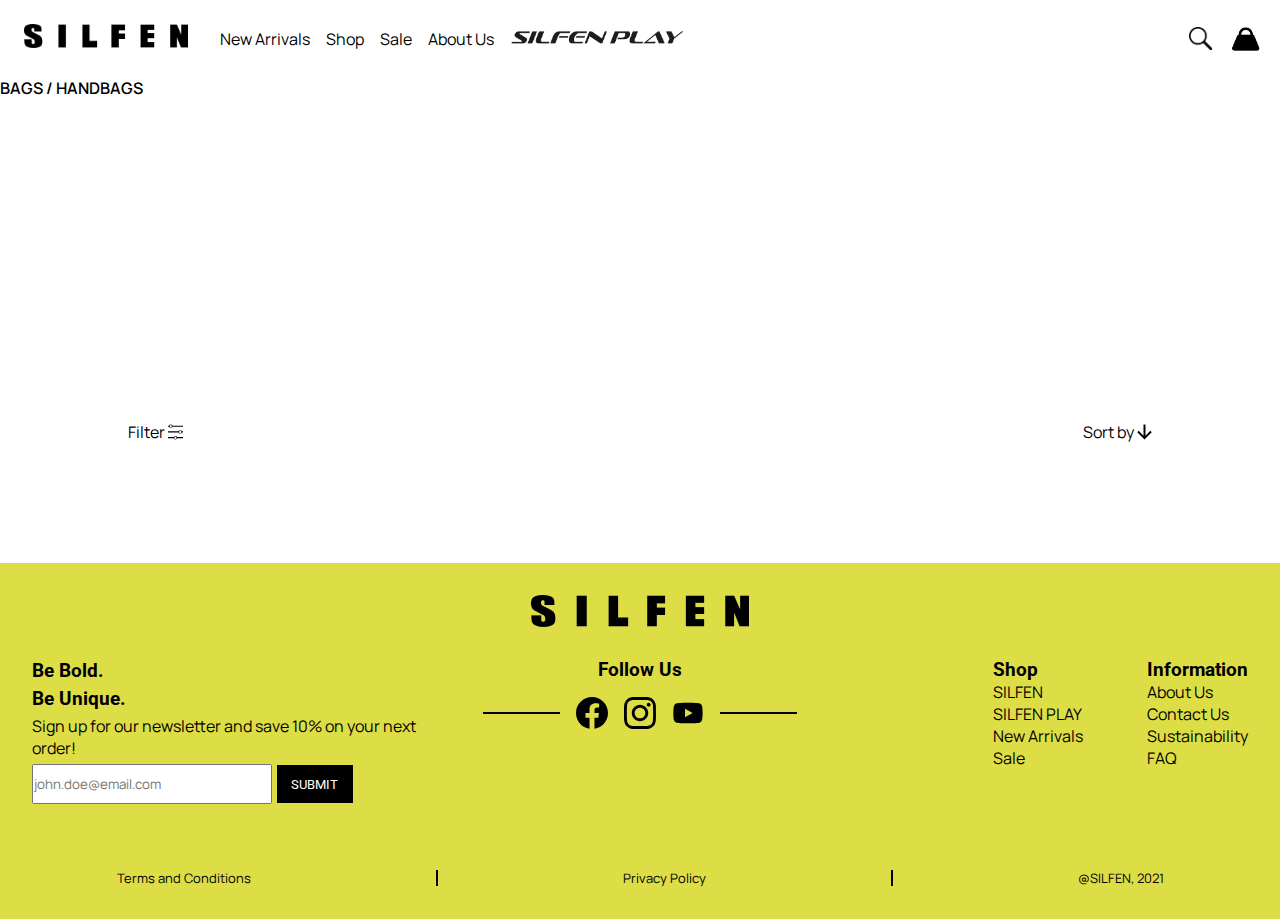
<file: product-list.html>
<!DOCTYPE html>
<html lang="en">

<head>
  <meta charset="UTF-8" />
  <meta http-equiv="X-UA-Compatible" content="IE=edge" />
  <meta name="viewport" content="width=device-width, initial-scale=1.0" />
  <link rel="stylesheet" href="css/style.css" />
  <link rel="stylesheet" href="css/product-list-style.css" />
  <link rel="stylesheet" href="css/shoppingcart.css" />
  <link rel="shortcut icon" href="img/sortlogo.png" type="image/x-icon" />
  <meta name="ROBOTS" content="NOINDEX, NOFOLLOW" />
  <title>DISCOVER SILFEN - AMAZING BAGS, CLOTHING AND ACCESSORIES</title>
</head>

<body>
  <header>
    <div class="wrap">
      <div class="navWrap">
        <a href="index.html"><img class="navLogo" src="images/logo.png" alt="Silfen logo" /></a>
        <ul>
          <li><a class="new" href="product-list.html">New Arrivals</a></li>
          <li><a class="shop" href="product-list.html">Shop</a></li>
          <li><a class="sale" href="product-list.html">Sale</a></li>
          <li><a class="about" href="about.html">About Us</a></li>
          <li>
            <a class="play" href="silfenplay.html"><img class="playLogo" src="images/playlogo.png"
                alt="SILFEN PLAY logo" /></a>
          </li>
        </ul>
      </div>
      <div class="right close">
        <img class="searchIcon" src="images/magnifyingglass.png" alt="search icon" />
        <img class="bagIcon" src="images/bag rounded.png" alt="bag icon" />
        <div class="burgerBox"><span class="burgerIcon"></span></div>
      </div>
    </div>
    <div class="navWrapShop hidden submenu">
      <ul class="mainlist">
        <li>
          <a href="product-list.html">Bags</a>
          <ul class="types">
            <li><a href="product-list.html">Crossbody bags</a></li>
            <li><a href="product-list.html">Shoulder bags</a></li>
            <li><a href="product-list.html">Mini bags</a></li>
            <li><a href="product-list.html">Tote bags</a></li>
            <li><a href="product-list.html">Bumbags</a></li>
            <li><a href="product-list.html">Wallets</a></li>
            <li><a href="product-list.html">Care Products</a></li>
          </ul>
        </li>
        <li>
          <a href="product-list.html">Clothing</a>
          <ul class="types">
            <li><a href="product-list.html">Tops</a></li>
            <li><a href="product-list.html">Bottoms</a></li>
            <li><a href="product-list.html">Accessories</a></li>
            <li><a href="product-list.html">Accessories</a></li>
            <li><a href="product-list.html">Bags</a></li>
          </ul>
        </li>
        <li>
          <a href="product-list.html">Collections</a>
          <ul class="types">
            <li><a href="product-list.html">Snow Queen</a></li>
            <li><a href="product-list.html">Recycle</a></li>
            <li><a href="product-list.html">Classics</a></li>
          </ul>
        </li>

        <li>
          <ul class="specials">
            <li><a href="">SILFEN PLAY</a></li>
            <li><a href="product-list.html">New Arrivals</a></li>
            <li><a href="product-list.html">Sale</a></li>
            <li><a href="product-list.html">Eco Friendly</a></li>
          </ul>
        </li>
      </ul>
    </div>
    <div class="navWrapAbout hidden submenu">
      <ul class="mainlist">
        <li><a href="contact.html">Contact</a></li>
        <li><a href="#">Privacy Policy </a></li>
        <li><a href="#">Terms and condition</a></li>
        <li><a href="about.html">About Us</a></li>
        <li><a href="sustainability.html">Sustainability</a></li>
      </ul>
    </div>
    <div class="globalham first hidden">
      <ul>
        <li><a class="hamnew" href="product-list.html">New Arrivals</a></li>
        <li class="hamshop">
          <a href="product-list.html">Shop</a><img class="arrow shoparrow" src="images/openfat.png" alt="open arrow" />
        </li>
        <li><a class="hamsale" href="product-list.html">Sale</a></li>
        <li class="hamabout">
          <a href="about.html">About</a><img class="arrow aboutarrow" src="images/openfat.png" alt="open arrow" />
        </li>
        <li>
          <a class="hamplay" href="silfenplay.html"><img class="playLogo" src="images/playlogo.png"
              alt="SILFEN PLAY logo" /></a>
        </li>
      </ul>
      <div class="hamsearch">
        <input class="searchbox" type="text" placeholder="Search" />
        <img class="hamsearchicon" src="images/magnifyingglass.png" alt="search icon" />
      </div>
    </div>
    <div class="globalham hidden second">
      <ul>
        <li><a href="product-list.html">Bags</a></li>
        <li><a href="product-list.html">Clothes</a></li>
        <li><a href="product-list.html">Collections</a></li>
        <li><a href="product-list.html">New Arrivals</a></li>
        <li><a href="product-list.html">Sale</a></li>
        <li><a href="product-list.html">Eco Friendly</a></li>
        <li>
          <a href="silfenplay.html"><img class="playLogo" src="images/playlogo.png" alt="SILFEN PLAY logo" /></a>
        </li>
      </ul>
    </div>
    <div class="globalham hidden third">
      <ul class="mainlist">
        <li><a href="contact.html">Contact</a></li>
        <li><a href="#">Privacy Policy </a></li>
        <li><a href="#">Terms and condition</a></li>
        <li><a href="about.html">About Us</a></li>
        <li><a href="sustainability.html">Sustainability</a></li>
      </ul>
    </div>
  </header>

  <main>
    <div class="product-list-breadcrumbs">
      <a href="#">
        <p class="first-bc">Bags</p>
      </a>
      <p class="second-bc">/ Handbags</p>
    </div>
    <div class="product-margin">
      <div class="filter-and-sort">
        <div class="filter-option options-pl">
          <p>Filter</p>
          <img src="img/filter-menu.svg" alt="" class="icons-pl" />
        </div>
        <div class="sort-option options-pl">
          <p>Sort by</p>
          <img src="img/arrow-sharp.svg" alt="" class="icons-pl" />
        </div>
      </div>
      <div class="filter-container hidden">
        <img src="img/cross sharp.svg" alt="" class="cross-close" />
        <div class="filter-menu">
          <div class="colours-f filter-category">
            <div class="category-name">
              <h3>Colours</h3>
              <img src="img/arrow-sharp-v2.svg" alt="" />
            </div>

            <label for="blue-f" class="colour-check"><input type="checkbox" id="blue-f" name="blue-f"
                value="Blue" />Blue</label>

            <label for="red-f" class="colour-check"><input type="checkbox" id="red-f" name="red-f"
                value="Red" />Red</label>

            <label for="yellow-f" class="colour-check"><input type="checkbox" id="yellow-f" name="yellow-f"
                value="Yellow" />Yellow</label>

            <label for="black-f" class="colour-check"><input type="checkbox" id="black-f" name="black-f"
                value="Black" />Black</label>
          </div>
          <div class="materials-f filter-category">
            <div class="category-name">
              <h3>Materials</h3>
              <img src="img/arrow-sharp-v2.svg" alt="" />
            </div>

            <label for="nylon-f"><input type="checkbox" id="nylon-f" name="nylon-f" value="Nylon" />Nylon</label>

            <label for="silk-f"><input type="checkbox" id="silk-f" name="silk-f" value="Silk" />Silk</label>

            <label for="leather-f"><input type="checkbox" id="leather-f" name="leather-f"
                value="Leather" />Leather</label>

            <label for="cotton-f"><input type="checkbox" id="cotton-f" name="cotton-f" value="Cotton" />Cotton</label>

            <label for="knitwear-f"><input type="checkbox" id="knitwear-f" name="knitwear-f"
                value="Knitwear" />Knitwear</label>

            <label for="aluminium-f"><input type="checkbox" id="aluminium-f" name="aluminium-f"
                value="Aluminium" />Aluminium</label>
          </div>
          <div class="sustainability-f filter-category">
            <div class="category-name">
              <h3>Sustainability</h3>
              <img src="img/arrow-sharp-v2.svg" alt="" />
            </div>

            <label for="eco-nylon-f"><input type="checkbox" id="eco-nylon-f" name="eco-nylon-f" value="Eco nylon" />Eco
              nylon</label>

            <label for="vegan-f"><input type="checkbox" id="vegan-f" name="vegan-f" value="Vegan" />Vegan</label>

            <label for="organic-f"><input type="checkbox" id="organic-f" name="organic-f"
                value="Organic" />Organic</label>

            <label for="recycled-f"><input type="checkbox" id="recycled-f" name="recycled-f"
                value="Recycled" />Recycled</label>
          </div>
          <div class="size-f filter-category">
            <div class="category-name">
              <h3>Size</h3>
              <img src="img/arrow-sharp-v2.svg" alt="" />
            </div>
            <label for="size-s-f"><input type="checkbox" id="size-s-f" name="size-s-f" value="S" />S</label>
            <label for="size-m-f"><input type="checkbox" id="size-m-f" name="size-m-f" value="M" />M</label>
            <label for="size-l-f"><input type="checkbox" id="size-l-f" name="size-l-f" value="L" />L</label>
          </div>
        </div>
        <p>Remove all X</p>
      </div>
      <section class="product-list-display"></section>
    </div>
  </main>
  <template class="product-template">
    <a href="product-page.html" class="product-link">
      <article class="product-display-pl">
        <div class="pl-img-box">
          <img src="https://silfenstudio.com/wp-content/uploads/2020/11/517352_LIGHT-PURPLE_FRONT-1.jpg" alt="" />
        </div>
        <h1>Siri</h1>
        <h2><span>150</span> DKK</h2>
        <div class="colour-box">
          <div class="grey"></div>
          <div class="blue"></div>
          <div class="yellow"></div>
          <div class="red"></div>
        </div>
      </article>
    </a></template>

  <div class="shoppingcartwrapper hidden">
    <img class="cross" src="images/cross.png" alt="cross for closing" />
    <div class="emptybasket hidden">
      <h2>Your basket is empty</h2>
      <p>Why not check out our newest collection?</p>
      <button>GO TO SHOP</button>
    </div>
    <div class="cartitemparent">
      <div class="cartitem">
        <div class="cartproductimagewrap">
          <img class="cartproductimage" src="img/516910_GREEN ASH_FRONT.JPG" alt="green bag" />
          <div class="circle"><span>1</span></div>
        </div>
        <h3 class="cartproductname">Green Ash</h3>
        <p class="cartproductdescription">product description</p>
        <p class="cartproductprice"><span>123</span> DKK</p>
        <div class="cartproductremove">
          <p>remove</p>
          <img class="crossproduct" src="images/cross.png" alt="cross for closing" />
        </div>
      </div>
      <div class="cartitem">
        <div class="cartproductimagewrap">
          <img class="cartproductimage" src="img/516910_GREEN ASH_FRONT.JPG" alt="green bag" />
          <div class="circle"><span>1</span></div>
        </div>
        <h3 class="cartproductname">Green Ash</h3>
        <p class="cartproductdescription">product description</p>
        <p class="cartproductprice"><span>123</span> DKK</p>
        <div class="cartproductremove">
          <p>remove</p>
          <img class="crossproduct" src="images/cross.png" alt="cross for closing" />
        </div>
      </div>
      <div class="cartitem">
        <div class="cartproductimagewrap">
          <img class="cartproductimage" src="img/516910_GREEN ASH_FRONT.JPG" alt="green bag" />
          <div class="circle"><span>1</span></div>
        </div>
        <h3 class="cartproductname">Green Ash</h3>
        <p class="cartproductdescription">product description</p>
        <p class="cartproductprice"><span>123</span> DKK</p>
        <div class="cartproductremove">
          <p>remove</p>
          <img class="crossproduct" src="images/cross.png" alt="cross for closing" />
        </div>
      </div>
    </div>
    <div class="separatingline"></div>
    <div class="carttotal">
      <div class="carttotaltext">
        <h2>Total</h2>
        <h2 class="carttotalprice"><span>234 </span>DKK</h2>
      </div>
      <a href="checkoutnew.html"><button>PROCEED TO CHECKOUT</button></a>
    </div>
  </div>

  <footer>
    <img class="footlogo" src="images/logo.png" alt="silfen logo" />
    <div class="footWrap">
      <div class="footNewsletter">
        <h2>Be Bold.</h2>
        <h2>Be Unique.</h2>
        <p>Sign up for our newsletter and save 10% on your next order!</p>
        <form action="">
          <input class="emailfield" type="email" placeholder="john.doe@email.com" />
          <input class="blackbutton" type="submit" class="button" />
        </form>
      </div>
      <div class="footSoMe">
        <h3>Follow Us</h3>
        <div class="footSoMeFlex">
          <div class="div"></div>
          <div class="SoMeIcons">
            <img src="images/fb.svg" alt="Facebook Logo" />
            <img src="images/ig.svg" alt="Instagram Logo" />
            <img src="images/YT.svg" alt="YouTube Logo" />
          </div>
          <div class="div"></div>
        </div>
      </div>
      <div class="footNav">
        <div class="footNavShop">
          <h3>Shop</h3>
          <ul>
            <li><a href="product-list.html">SILFEN </a></li>
            <li><a href="">SILFEN PLAY </a></li>
            <li><a href="product-list.html">New Arrivals </a></li>
            <li><a href="product-list.html">Sale </a></li>
          </ul>
        </div>
        <div class="footNavInfo">
          <h3>Information</h3>
          <ul>
            <li><a href="about.html">About Us</a></li>
            <li><a href="contact.html">Contact Us</a></li>
            <li><a href="sustainability.html">Sustainability</a></li>
            <li><a href="#">FAQ</a></li>
          </ul>
        </div>
      </div>
    </div>
    <div class="footEnd">
      <a href="">Terms and Conditions</a>
      <div class="divider"></div>
      <a href="">Privacy Policy</a>
      <div class="divider"></div>
      <a href="">@SILFEN, 2021</a>
    </div>
  </footer>

  <script src="javascript/globalnavigation.js"></script>
  <script src="javascript/shoppingcart.js"></script>
  <script src="javascript/product-list.js"></script>
  <script src="javascript/dynamic-data-pl.js"></script>
</body>

</html>
</file>
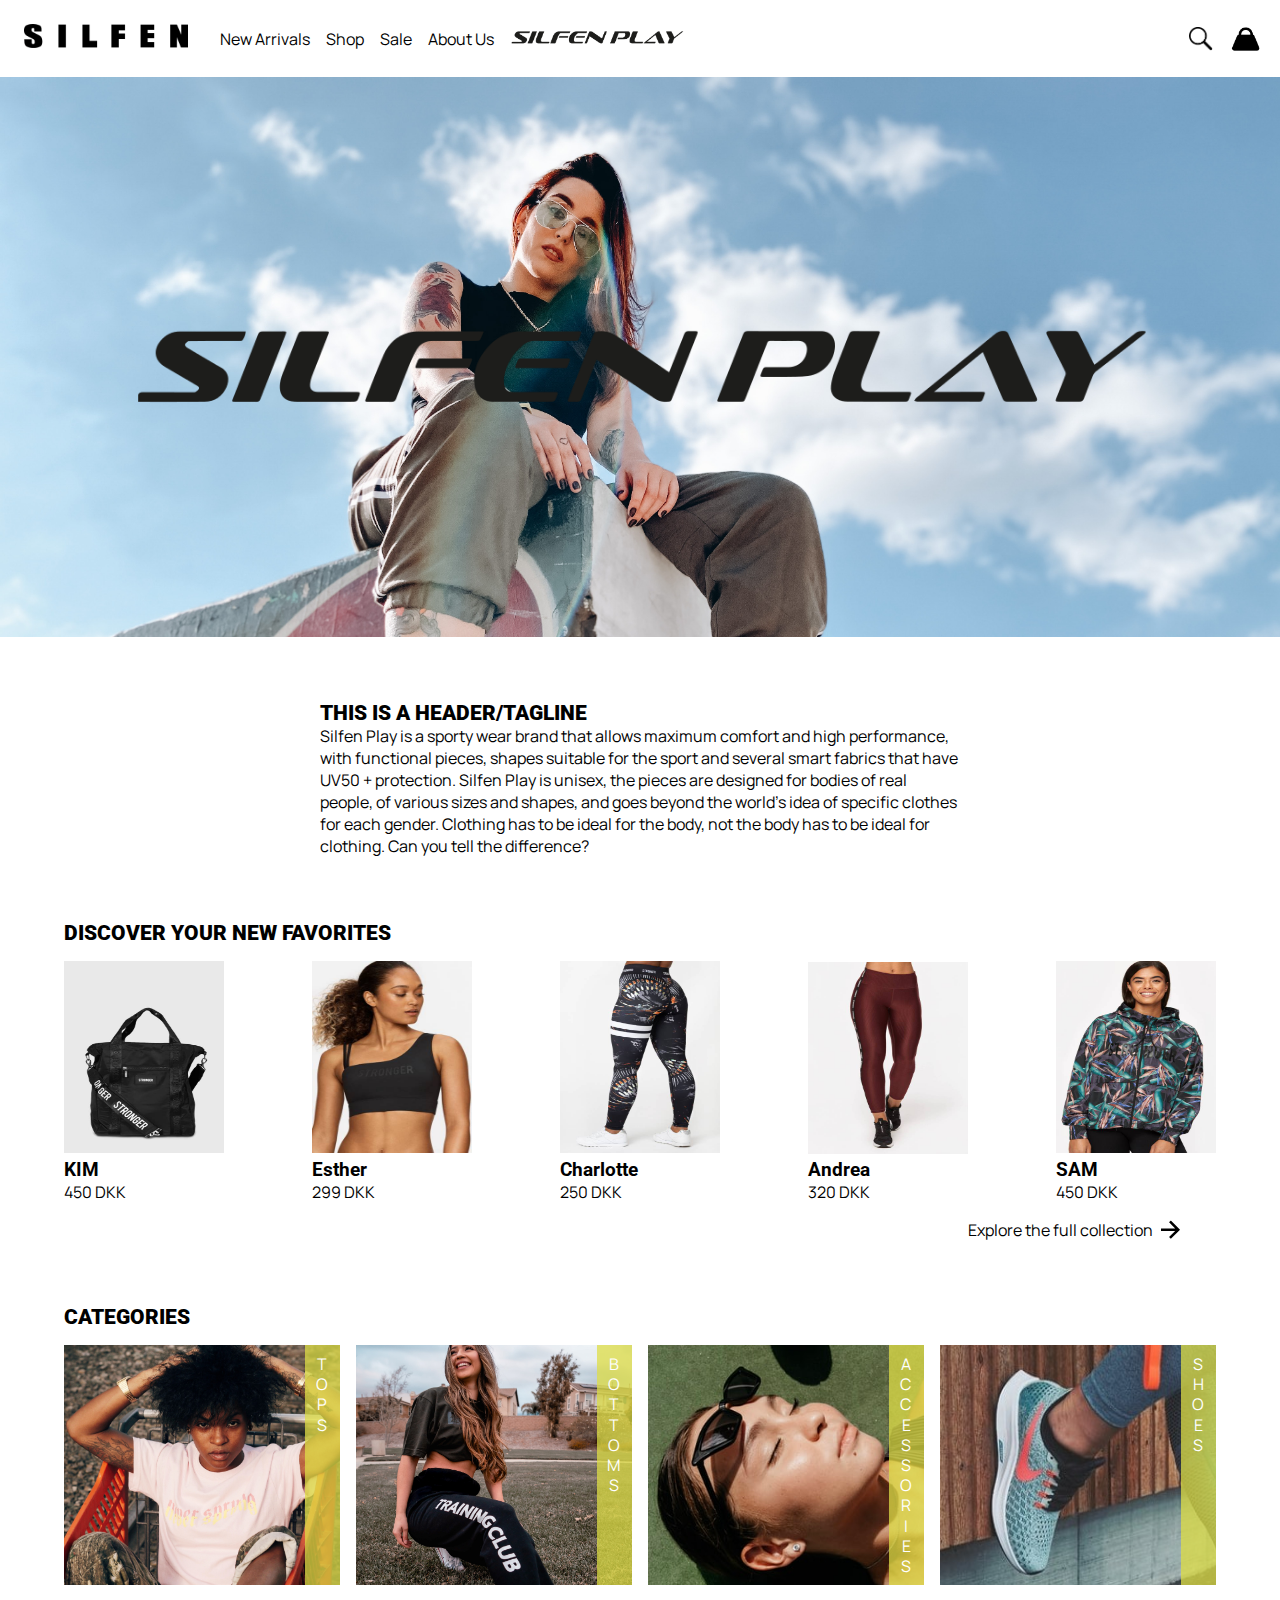
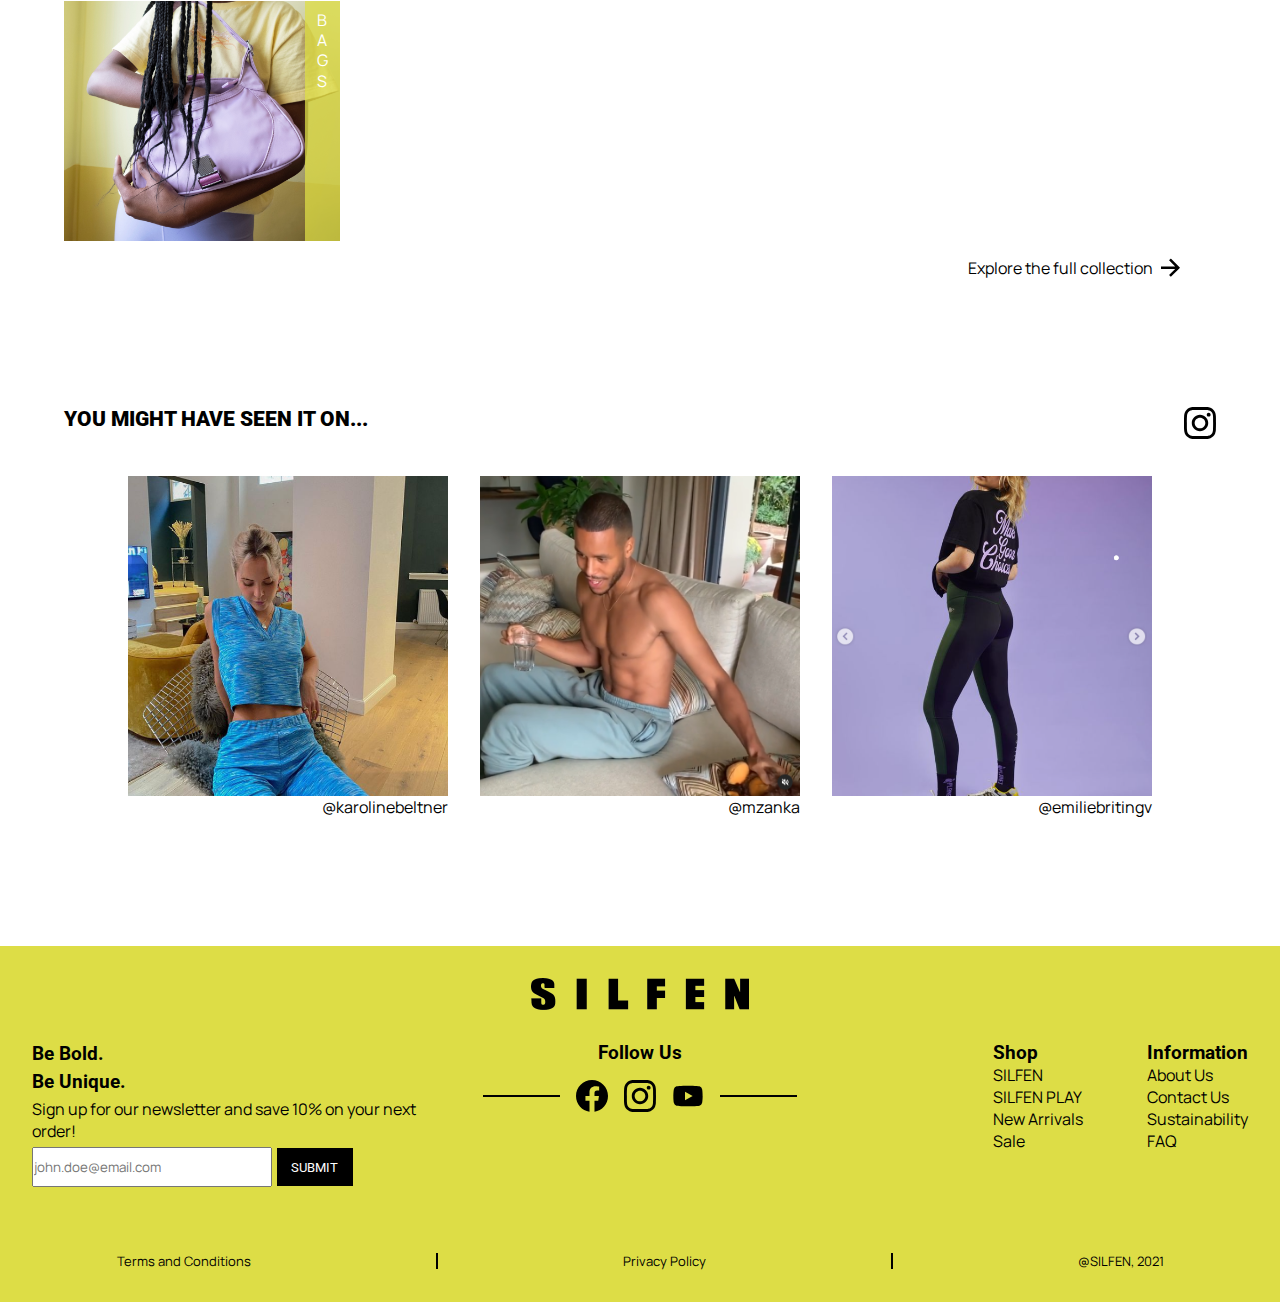
<file: silfenplay.html>
<!DOCTYPE html>
<html lang="en">
  <head>
    <meta charset="UTF-8" />
    <meta http-equiv="X-UA-Compatible" content="IE=edge" />
    <meta name="viewport" content="width=device-width, initial-scale=1.0" />
    <link rel="shortcut icon" href="img/sortlogo.png" type="image/x-icon" />
    <title>DISCOVER SILFEN - AMAZING BAGS, CLOTHING AND ACCESSORIES</title>
    <meta name="description" content="Discover SILFEN, come check our bags and the new unisex clothing
    collection. Sustainable materials and stylish design. Fast delivery
    and worldwide shipping. 14 days of return. Visit now our official
    webshop.">
    <META NAME="ROBOTS" CONTENT="NOINDEX, NOFOLLOW">
    <link rel="stylesheet" href="css/style.css" />
    <link rel="stylesheet" href="css/shoppingcart.css" />
    <link rel="stylesheet" href="css/play.css" />
  </head>
  <header>
    <div class="wrap">
      <div class="navWrap">
        <a href="index.html"><img class="navLogo" src="images/logo.png" alt="Silfen logo" /></a>
        <ul>
          <li><a class="new" href="product-list.html">New Arrivals</a></li>
          <li><a class="shop" href="product-list.html">Shop</a></li>
          <li><a class="sale" href="product-list.html">Sale</a></li>
          <li><a class="about" href="about.html">About Us</a></li>
          <li><a class="play" href="silfenplay.html"><img class="playLogo" src="images/playlogo.png" alt="SILFEN PLAY logo"></a></li>
        </ul>
      </div>
      <div class="right close">
        <img class="searchIcon" src="images/magnifyingglass.png" alt="search icon">
        <img class="bagIcon" src="images/bag rounded.png" alt="bag icon">
        <div class="burgerBox"><span class="burgerIcon"></span></div>
      </div>
    </div>
    <div class="navWrapShop hidden submenu">
      <ul class="mainlist">
        <li><a href="product-list.html">Bags</a>
          <ul class="types">
            <li><a href="product-list.html">Crossbody bags</a></li>
            <li><a href="product-list.html">Shoulder bags</a></li>
            <li><a href="product-list.html">Mini bags</a></li>
            <li><a href="product-list.html">Tote bags</a></li>
            <li><a href="product-list.html">Bumbags</a></li>
            <li><a href="product-list.html">Wallets</a></li>
            <li><a href="product-list.html">Care Products</a></li>
        </ul>
        </li>
        <li><a href="product-list.html">Clothing</a>
          <ul class="types">
            <li><a href="product-list.html">Tops</a></li>
            <li><a href="product-list.html">Bottoms</a></li>
            <li><a href="product-list.html">Accessories</a></li>
            <li><a href="product-list.html">Accessories</a></li>
            <li><a href="product-list.html">Bags</a></li>
        </ul>
        </li>
        <li><a href="product-list.html">Collections</a>
          <ul class="types">
            <li><a href="product-list.html">Snow Queen</a></li>
            <li><a href="product-list.html">Recycle</a></li>
            <li><a href="product-list.html">Classics</a></li>
        </ul>
        <li>
          <ul class="specials">
            <li><a href="">SILFEN PLAY</a></li>
            <li><a href="product-list.html">New Arrivals</a></li>
            <li><a href="product-list.html">Sale</a></li>
            <li><a href="product-list.html">Eco Friendly</a></li>
          </ul>
        </li>  
      </ul>
    </div>
    <div class="navWrapAbout hidden submenu">
      <ul class="mainlist">
        <li><a href="contact.html">Contact</a></li>
        <li><a href="#">Privacy Policy </a></li>
        <li><a href="#">Terms and condition</a></li>
        <li><a href="about.html">About Us</a></li>
        <li><a href="sustainability.html">Sustainability</a></li>
      </ul>
    </div>
    <div class="globalham first hidden">
      <ul>
        <li><a class="hamnew" href="product-list.html">New Arrivals</a></li>
        <li class="hamshop"><a href="product-list.html">Shop</a><img class="arrow shoparrow" src="images/openfat.png" alt="open arrow"></li>
        <li><a class="hamsale" href="product-list.html">Sale</a></li>
        <li class="hamabout"><a href="about.html">About</a><img class="arrow aboutarrow" src="images/openfat.png" alt="open arrow"></li>
        <li><a class="hamplay" href="silfenplay.html"><img class="playLogo" src="images/playlogo.png" alt="SILFEN PLAY logo"></a></li>
      </ul>
      <div class="hamsearch">
        <input class="searchbox" type="text" placeholder="Search">
        <img class="hamsearchicon" src="images/magnifyingglass.png" alt="search icon">
      </div>
    </div>
    <div class="globalham hidden second">
      <ul>
        <li><a href="product-list.html">Bags</a></li>
        <li><a href="product-list.html">Clothes</a></li>
        <li><a href="product-list.html">Collections</a></li>
        <li><a href="product-list.html">New Arrivals</a></li>
        <li><a href="product-list.html">Sale</a></li>
        <li><a href="product-list.html">Eco Friendly</a></li>
        <li><a href="silfenplay.html"><img class="playLogo" src="images/playlogo.png" alt="SILFEN PLAY logo"></a></li>
      </ul>
    </div>
    <div class="globalham hidden third">
        <ul class="mainlist">
          <li><a href="contact.html">Contact</a></li>
          <li><a href="#">Privacy Policy </a></li>
          <li><a href="#">Terms and condition</a></li>
          <li><a href="about.html">About Us</a></li>
          <li><a href="sustainability.html">Sustainability</a></li>
        </ul>
    </div>
  </header>
  <main>


    <section class="silfenpagebanner">
      <div class="transparentyellow">
        <img class="playlogobannersmall" src="images/playlogowhite.png" alt="Silfen Play logo in white">
      </div>
      <img class="playlogobannerlarge" src="images/playlogo.png" alt="Silfen Play logo black">
    </section>
    <section class="descriptionsection">
      <h1>This is a header/tagline</h1>
      <p>Silfen Play is a sporty wear brand that allows maximum comfort and high performance, with functional pieces, shapes suitable for the sport and several smart fabrics that have UV50 + protection. Silfen Play is unisex, the pieces are designed for bodies of real people, of various sizes and shapes, and goes beyond the world’s idea of specific clothes for each gender. Clothing has to be ideal for the body, not the body has to be ideal for clothing. Can you tell the difference?</p>
    </section>
    <section class="productsection">
      <h1>Discover your new favorites</h1>
      <div class="product-playlist-wrap-wrap">
        <div class="product-playlist-wrap">
          <a href="product-list.html" class="product-playlist pro1">
          <img src="images/play-bag-black.jpg" alt="sporty black bagpack">
          <h2>KIM</h2>
          <p><span>450</span> DKK</p>
          </a>
          <a href="product-list.html" class="product-playlist pro2">
        <img src="images/play-bra-black.jpg" alt="black sportsbra">
        <h2>Esther</h2>
        <p><span>299</span> DKK</p>
          </a>
          <a href="product-list.html" class="product-playlist pro3">
            <img src="images/play-leggings-black.jpg" alt="black leggings with stripe">
            <h2>Charlotte</h2>
            <p><span>250</span> DKK</p>
          </a>
          <a href="product-list.html" class="product-playlist pro4">
    <img src="images/play-leggings-red.jpg" alt="red leggings">
    <h3>Andrea</h3>
    <p><span>320</span> DKK</p>
          </a>
          <a href="product-list.html" class="product-playlist pro5">
  <img src="images/play-jacket-pattern.jpg" alt="Jacket in pattern">
  <h2>SAM</h2>
  <p><span>450</span> DKK</p>
          </a>
          <a href="product-list.html"class="product-playlist pro6">
          <img src="images/play-shirt-pattern.jpg" alt="leopard print top">
          <h2>Sarah</h2>
          <p><span>250</span> DKK</p>
          </a>
          <a href="product-list.html" class="product-playlist pro7">
            <img src="images/play-top-black.jpg" alt="black shirt">
            <h2>Charlie</h2>
            <p><span>280</span> DKK</p>
            </a>
        </div>
      </div>
      <a class="productsectionlink" href="product-list.html">
        <p>Explore the full collection</p>
        <img class="playproductarrow" src="images/arrow sharp.svg" alt="arrow">
      </a>
    </section>
    <section class="categorysection">
      <h1>Categories</h2>
      <div class="categorygridwrap">
      <a href="product-list.html" class="playcategory  playcat2">
        <div class="transparanttitlebackground">
          <p class="verticaltext">tops</p>
        </div>
      </a>
      <a href="product-list.html" class="playcategory  playcat3">
        <div class="transparanttitlebackground">
          <p class="verticaltext">bottoms</p>
        </div>
      </a>
      <a href="product-list.html" class="playcategory  playcat4">
        <div class="transparanttitlebackground">
          <p class="verticaltext">accessories</p>
        </div>
      </a>
      <a href="product-list.html" class="playcategory  playcat5">
        <div class="transparanttitlebackground">
          <p class="verticaltext">shoes</p>
        </div>
      </a>
      <a href="product-list.html" class="playcategory  playcat1">
        <div class="transparanttitlebackground">
          <p class="verticaltext">bags</p>
        </div>
      </a>
    </div>
    <a class="productsectionlink" href="product-list.html">
      <p>Explore the full collection</p>
      <img class="playproductarrow" src="images/arrow sharp.svg" alt="arrow">
    </a>
    </section>
    <section class="bloggersection">

      <div class="blogtitlewrap">
        <h1>You might have seen it on...</h1>
        <a href="https://www.instagram.com/silfenstudio/">
          <img src="images/ig.svg" alt="Instagram logo">
        </a>
      </div>
      <div class="center">
        <div class="blogwrap">
          <a class="karolinewrap" href="https://www.instagram.com/karolinebeltner/">
          <div class="blog karoline"></div>
          <p>@karolinebeltner</p>
          </a>  
          <a class="mzankawrap" href="https://www.instagram.com/mzanka/">
          <div class="blog mzanka"></div>
          <p>@mzanka</p>
          </a>
          <a class="emiliewrap" href="https://www.instagram.com/emiliebritingv/">
          <div class="blog emilie"></div>
          <p>@emiliebritingv</p>
          </a>    
        </div>
      </div>
    </section>


  </main>
  <div class="shoppingcartwrapper hidden">
    <img class="cross" src="images/cross.png" alt="cross for closing">
    <div class="emptybasket hidden">
      <h2>Your basket is empty</h2>
      <p>Why not check out our newest collection?</p>
      <button>GO TO SHOP</button>
    </div>
    <div class="cartitemparent">
    <div class="cartitem">
      <div class="cartproductimagewrap">
        <img class="cartproductimage" src="img/516910_GREEN ASH_FRONT.JPG" alt="green bag">
        <div class="circle"><span>1</span></div>
      </div>
      <h3 class="cartproductname">Green Ash</h3>
      <p class="cartproductdescription">product description</p>
      <p class="cartproductprice"><span>123</span> DKK</p>
      <div class="cartproductremove">
        <p>remove</p>
        <img class="crossproduct" src="images/cross.png" alt="cross for closing">
      </div>
      
    </div>
    <div class="cartitem">
      <div class="cartproductimagewrap">
        <img class="cartproductimage" src="img/516910_GREEN ASH_FRONT.JPG" alt="green bag">
        <div class="circle"><span>1</span></div>
      </div>
      <h3 class="cartproductname">Green Ash</h3>
      <p class="cartproductdescription">product description</p>
      <p class="cartproductprice"><span>123</span> DKK</p>
      <div class="cartproductremove">
        <p>remove</p>
        <img class="crossproduct" src="images/cross.png" alt="cross for closing">
      </div>
 
    </div>
    <div class="cartitem">
      <div class="cartproductimagewrap">
        <img class="cartproductimage" src="img/516910_GREEN ASH_FRONT.JPG" alt="green bag">
        <div class="circle"><span>1</span></div>
      </div>
      <h3 class="cartproductname">Green Ash</h3>
      <p class="cartproductdescription">product description</p>
      <p class="cartproductprice"><span>123</span> DKK</p>
      <div class="cartproductremove">
        <p>remove</p>
        <img class="crossproduct" src="images/cross.png" alt="cross for closing">
      </div>
    </div>
    </div>
    <div class="separatingline"></div>
    <div class="carttotal">
      <div class="carttotaltext">
        <h2>Total</h2>
        <h2 class="carttotalprice"><span>234 </span>DKK</h2>
      </div>
      <a href="checkoutnew.html"><button>PROCEED TO CHECKOUT</button></a>
    </div>
  </div>
  <footer>
    <img class="footlogo" src="images/logo.png" alt="silfen logo" />
    <div class="footWrap">
        <div class="footNewsletter">
          <h2>Be Bold.</h2>
          <h2>Be Unique.</h2>
          <p>Sign up for our newsletter and save 10% on your next order!</p>
          <form action="">
            <input
              class="emailfield"
              type="email"
              placeholder="john.doe@email.com"
            />
            <input class="blackbutton" type="submit" class="button" />
          </form>
        </div>
        <div class="footSoMe">
          <h3>Follow Us</h3>
          <div class="footSoMeFlex">
            <div class="div"></div>
            <div class="SoMeIcons">
              <img src="images/fb.svg" alt="Facebook Logo" />
              <img src="images/ig.svg" alt="Instagram Logo" />
              <img src="images/YT.svg" alt="YouTube Logo" />
            </div>
            <div class="div"></div>
          </div>
        </div>
        <div class="footNav">
          <div class="footNavShop">
            <h3>Shop</h3>
            <ul>
              <li><a href="product-list.html">SILFEN </a></li>
              <li><a href="">SILFEN PLAY </a></li>
              <li><a href="product-list.html">New Arrivals </a></li>
              <li><a href="product-list.html">Sale </a></li>
            </ul>
          </div>
          <div class="footNavInfo">
            <h3>Information</h3>
            <ul>
              <li><a href="about.html">About Us</a></li>
              <li><a href="contact.html">Contact Us</a></li>
              <li><a href="sustainability.html">Sustainability</a></li>
              <li><a href="#">FAQ</a></li>
            </ul>
          </div>
        </div>
    </div>
    <div class="footEnd">
        <a href="">Terms and Conditions</a>
        <div class="divider"></div>
        <a href="">Privacy Policy</a>
        <div class="divider"></div>
        <a href="">@SILFEN, 2021</a>
    </div>
  </footer>
  <script src="javascript/globalnavigation.js"></script>
  <script src="javascript/shoppingcart.js"></script>
</body>
</body>

</html>
</file>
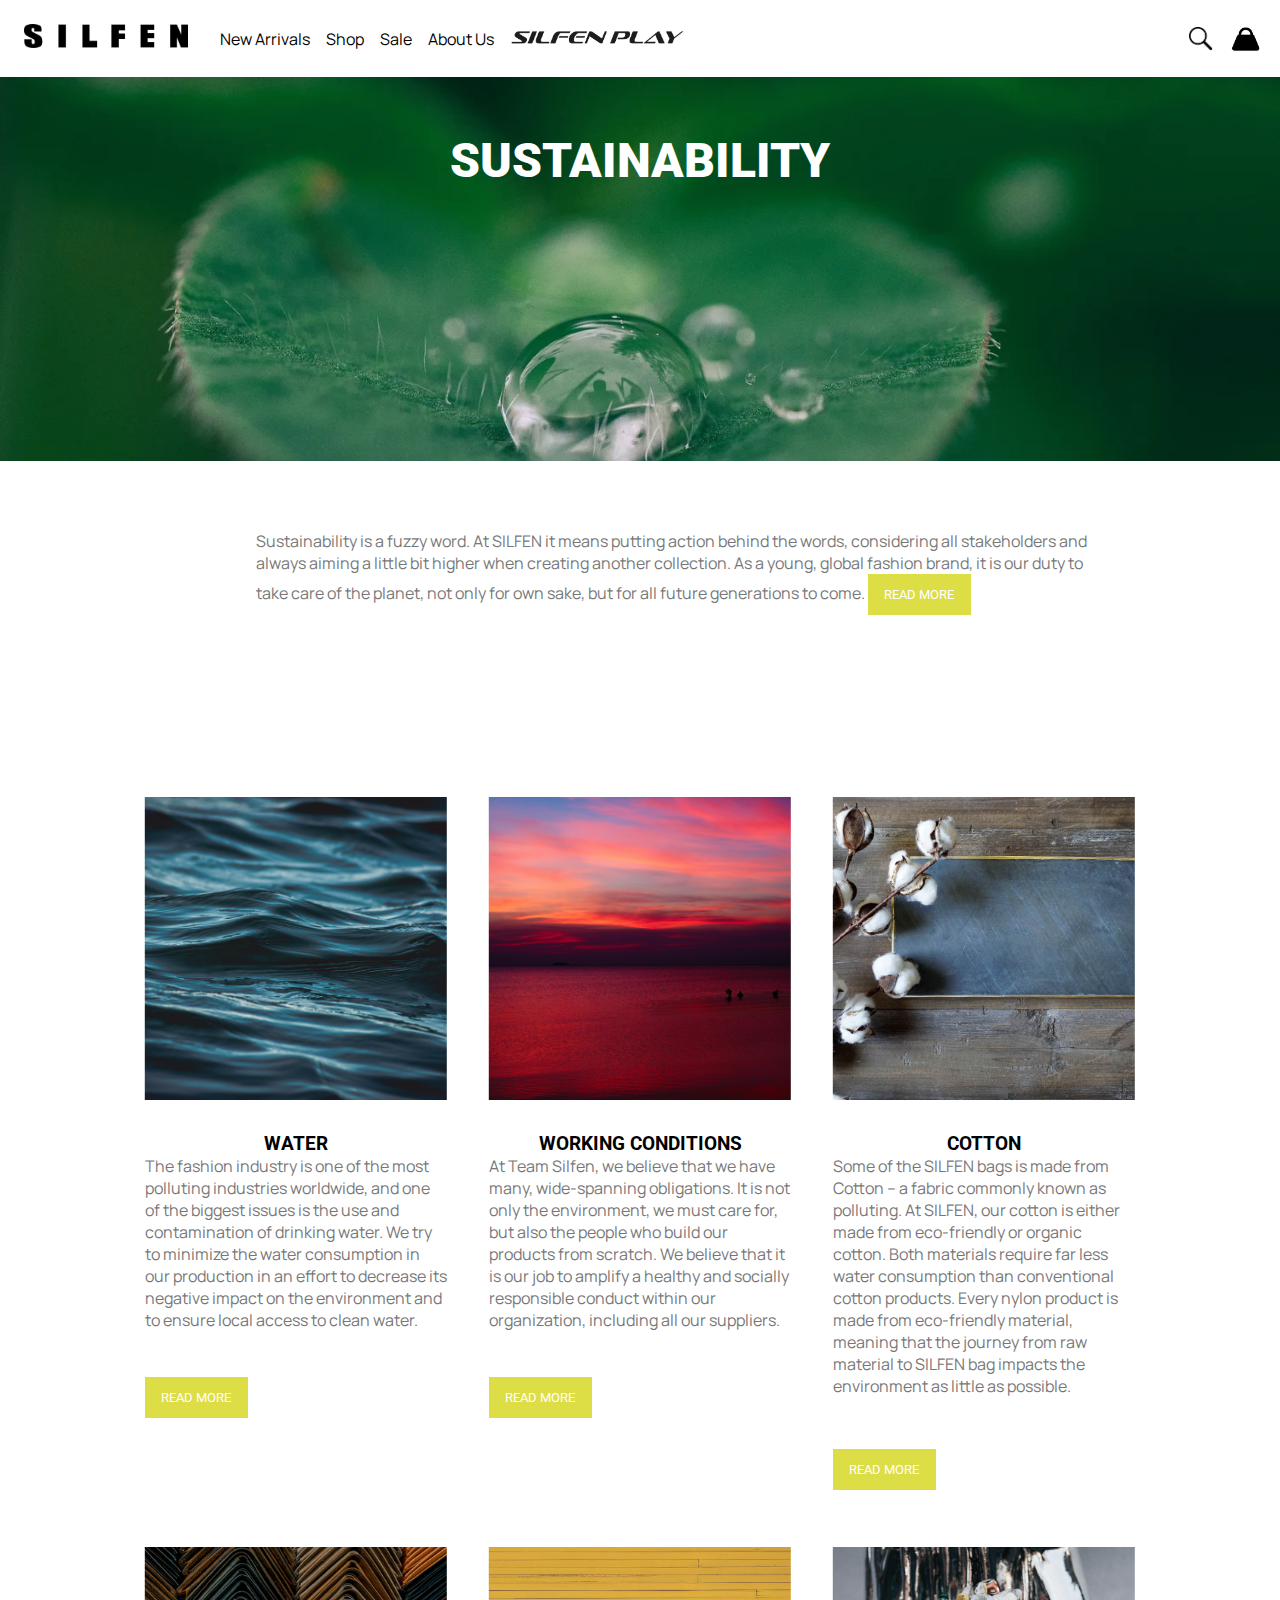
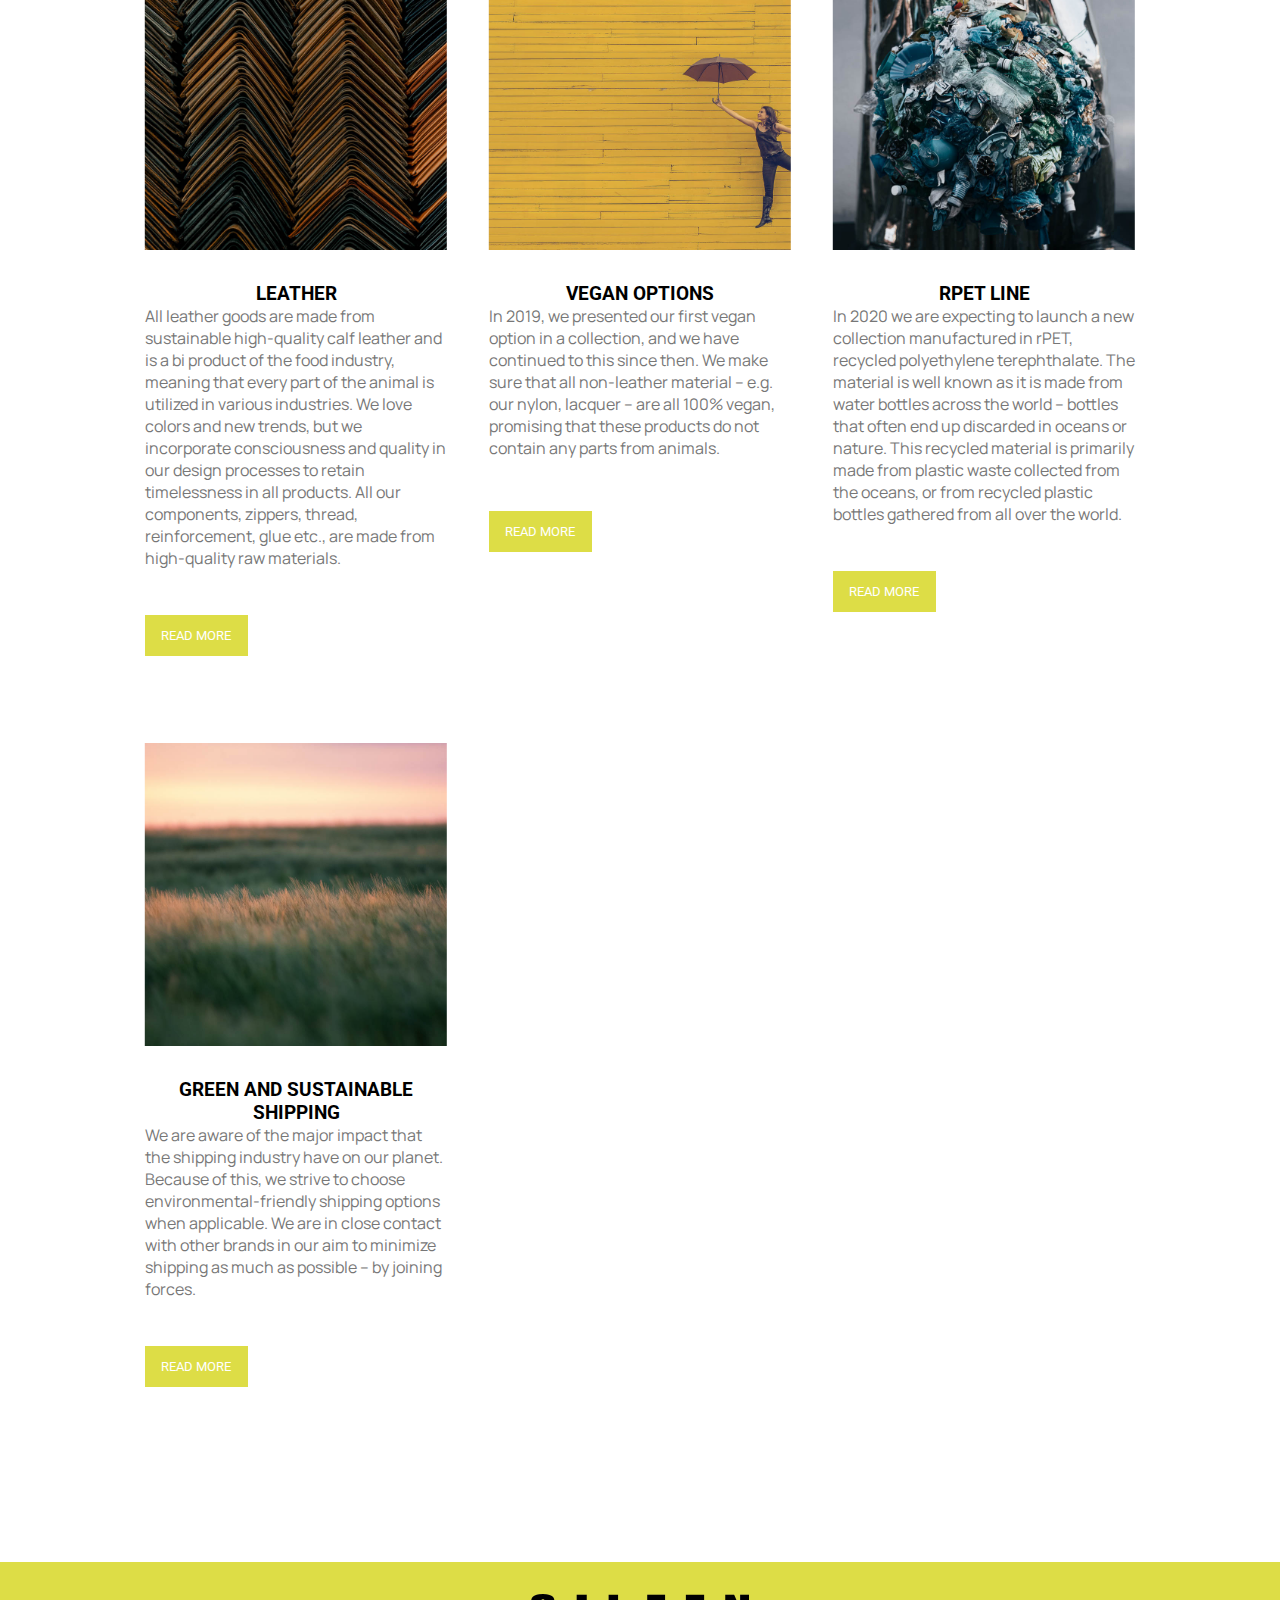
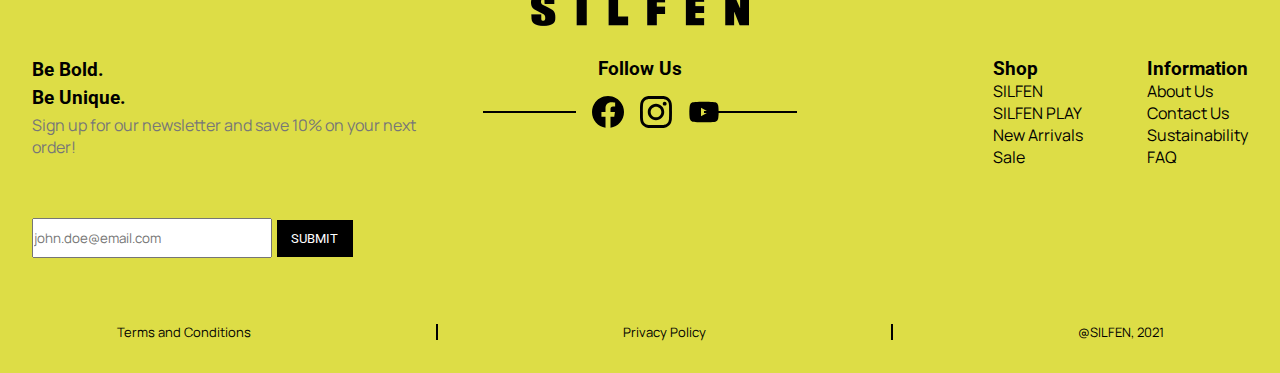
<file: sustainability.html>
<!DOCTYPE html>
<html lang="en">
  <head>
    <meta charset="UTF-8" />
    <meta http-equiv="X-UA-Compatible" content="IE=edge" />
    <meta name="viewport" content="width=device-width, initial-scale=1.0" />
    <title>SUSTAINABILITY</title>
    <meta name="ROBOTS" content="NOINDEX, NOFOLLOW" />
    <link rel="shortcut icon" href="img/sortlogo.png" type="image/x-icon" />
    <meta
      name="description"
      content="With the proliferation of sustainable and ethical brands, it is now important to have criteria by which to vet the accuracy and validity of those brand’s claims."
    />
    <link rel="stylesheet" href="css/style.css" />
    <link rel="stylesheet" href="css/sustainability.css" />
    <link rel="stylesheet" href="css/shoppingcart.css" />
  </head>
  <body>
    <header>
      <div class="wrap">
        <div class="navWrap">
          <a href="index.html"
            ><img class="navLogo" src="images/logo.png" alt="Silfen logo"
          /></a>
          <ul>
            <li><a class="new" href="product-list.html">New Arrivals</a></li>
            <li><a class="shop" href="product-list.html">Shop</a></li>
            <li><a class="sale" href="product-list.html">Sale</a></li>
            <li><a class="about" href="about.html">About Us</a></li>
            <li>
              <a class="play" href="silfenplay.html"
                ><img
                  class="playLogo"
                  src="images/playlogo.png"
                  alt="SILFEN PLAY logo"
              /></a>
            </li>
          </ul>
        </div>
        <div class="right close">
          <img
            class="searchIcon"
            src="images/magnifyingglass.png"
            alt="search icon"
          />
          <img class="bagIcon" src="images/bag rounded.png" alt="bag icon" />
          <div class="burgerBox"><span class="burgerIcon"></span></div>
        </div>
      </div>
      <div class="navWrapShop hidden submenu">
        <ul class="mainlist">
          <li>
            <a href="product-list.html">Bags</a>
            <ul class="types">
              <li><a href="product-list.html">Crossbody bags</a></li>
              <li><a href="product-list.html">Shoulder bags</a></li>
              <li><a href="product-list.html">Mini bags</a></li>
              <li><a href="product-list.html">Tote bags</a></li>
              <li><a href="product-list.html">Bumbags</a></li>
              <li><a href="product-list.html">Wallets</a></li>
              <li><a href="product-list.html">Care Products</a></li>
            </ul>
          </li>
          <li>
            <a href="product-list.html">Clothing</a>
            <ul class="types">
              <li><a href="product-list.html">Tops</a></li>
              <li><a href="product-list.html">Bottoms</a></li>
              <li><a href="product-list.html">Accessories</a></li>
              <li><a href="product-list.html">Accessories</a></li>
              <li><a href="product-list.html">Bags</a></li>
            </ul>
          </li>
          <li>
            <a href="product-list.html">Collections</a>
            <ul class="types">
              <li><a href="product-list.html">Snow Queen</a></li>
              <li><a href="product-list.html">Recycle</a></li>
              <li><a href="product-list.html">Classics</a></li>
            </ul>
          </li>

          <li>
            <ul class="specials">
              <li><a href="">SILFEN PLAY</a></li>
              <li><a href="product-list.html">New Arrivals</a></li>
              <li><a href="product-list.html">Sale</a></li>
              <li><a href="product-list.html">Eco Friendly</a></li>
            </ul>
          </li>
        </ul>
      </div>
      <div class="navWrapAbout hidden submenu">
        <ul class="mainlist">
          <li><a href="contact.html">Contact</a></li>
          <li><a href="#">Privacy Policy </a></li>
          <li><a href="#">Terms and condition</a></li>
          <li><a href="about.html">About Us</a></li>
          <li><a href="sustainability.html">Sustainability</a></li>
        </ul>
      </div>
      <div class="globalham first hidden">
        <ul>
          <li><a class="hamnew" href="product-list.html">New Arrivals</a></li>
          <li class="hamshop">
            <a href="product-list.html">Shop</a
            ><img
              class="arrow shoparrow"
              src="images/openfat.png"
              alt="open arrow"
            />
          </li>
          <li><a class="hamsale" href="product-list.html">Sale</a></li>
          <li class="hamabout">
            <a href="about.html">About</a
            ><img
              class="arrow aboutarrow"
              src="images/openfat.png"
              alt="open arrow"
            />
          </li>
          <li>
            <a class="hamplay" href="silfenplay.html"
              ><img
                class="playLogo"
                src="images/playlogo.png"
                alt="SILFEN PLAY logo"
            /></a>
          </li>
        </ul>
        <div class="hamsearch">
          <input class="searchbox" type="text" placeholder="Search" />
          <img
            class="hamsearchicon"
            src="images/magnifyingglass.png"
            alt="search icon"
          />
        </div>
      </div>
      <div class="globalham hidden second">
        <ul>
          <li><a href="product-list.html">Bags</a></li>
          <li><a href="product-list.html">Clothes</a></li>
          <li><a href="product-list.html">Collections</a></li>
          <li><a href="product-list.html">New Arrivals</a></li>
          <li><a href="product-list.html">Sale</a></li>
          <li><a href="product-list.html">Eco Friendly</a></li>
          <li>
            <a href="silfenplay.html"
              ><img
                class="playLogo"
                src="images/playlogo.png"
                alt="SILFEN PLAY logo"
            /></a>
          </li>
        </ul>
      </div>
      <div class="globalham hidden third">
        <ul class="mainlist">
          <li><a href="contact.html">Contact</a></li>
          <li><a href="#">Privacy Policy </a></li>
          <li><a href="#">Terms and condition</a></li>
          <li><a href="about.html">About Us</a></li>
          <li><a href="sustainability.html">Sustainability</a></li>
        </ul>
      </div>
    </header>
    <main id="sustainability_main">
      <div class="banner_img">
        <img
          src="images/aaron-burden-dXYE1d08BiY-unsplash-2.webp"
          alt="sustainability banner image with leaves"
        />
        <h1 id="sustainability_text">SUSTAINABILITY</h1>

        <section class="sustainability_item">
          <p class="visible_sustainability banner_text">
            Sustainability is a fuzzy word. At SILFEN it means putting action
            behind the words, considering all stakeholders and always aiming a
            little bit higher when creating another collection. As a young,
            global fashion brand, it is our duty to take care of the planet, not
            only for own sake, but for all future generations to come.

            <button id="button_hidden">READ MORE</button>
          </p>

          <p class="hidden_sustainability">
            Sustainability is a fuzzy word. At SILFEN it means putting action
            behind the words, considering all stakeholders and always aiming a
            little bit higher when creating another collection. As a young,
            global fashion brand, it is our duty to take care of the planet, not
            only for own sake, but for all future generations to come. Since day
            one, we have launched various initiatives to keep our carbon
            footprint to an absolute minimum as well as making conscious
            decisions concerning the social impact on the communities in the
            countries, in which we operate. As of 2020 we presented the brand
            under a new name,” SILFEN”. We believe that this small change
            further represents a new and greener future for SILFEN. We always
            strive to deliver high quality products in better materials. Within
            the next couple of collections, we will start implementing more
            conscious initiatives within the company, and we hope that this
            inspire you – our customers and consumers, as we are all in this
            together! As a company with great manufacturing activities, we know
            that we have a responsibility. Our focus is to make as green a
            production as possible, and we will continue to launch new
            initiatives to lower our carbon footprint even further.
          </p>
        </section>
      </div>

      <article id="container_sustainability">
        <div class="contain">
          <div class="sustainability_img">
            <img
              class="rect-img"
              src="images/marko-blazevic-4ibyBpL6bBA-unsplash.jpg"
              alt="sustainabilyti image of water"
            />
          </div>
          <section class="sustainability_item">
            <h2 class="text_on_img">WATER</h2>
            <p class="visible_sustainability">
              The fashion industry is one of the most polluting industries
              worldwide, and one of the biggest issues is the use and
              contamination of drinking water. We try to minimize the water
              consumption in our production in an effort to decrease its
              negative impact on the environment and to ensure local access to
              clean water.
            </p>

            <button class="toggle">READ MORE</button>

            <p class="hidden_sustainability">
              The fashion industry is one of the most polluting industries
              worldwide, and one of the biggest issues is the use and
              contamination of drinking water. We try to minimize the water
              consumption in our production in an effort to decrease its
              negative impact on the environment and to ensure local access to
              clean water. All cotton used for production of SILFEN bags is
              either made from eco-friendly or organic cotton. This means that
              there is much less consumption of water throughout production and
              treatment of our cotton, than conventional cotton products. In
              2020 we will introduce a new collection of bags made from a new
              material; rPET or Recycled Polyethylene Terephthalate. This
              recycled material is primarily made from plastic waste collected
              from the oceans, or from recycled plastic bottles gathered from
              all over the world.
            </p>
          </section>
        </div>

        <div class="contain">
          <div class="sustainability_img">
            <img
              class="rect-img"
              src="images/SKY_alexey-demidov-wcfUinlKuAc-unsplash.jpg"
              alt="sustainabilyti image of sky"
            />
          </div>

          <section class="sustainability_item">
            <h2 class="text_on_img">WORKING CONDITIONS</h2>
            <p class="visible_sustainability">
              At Team Silfen, we believe that we have many, wide-spanning
              obligations. It is not only the environment, we must care for, but
              also the people who build our products from scratch. We believe
              that it is our job to amplify a healthy and socially responsible
              conduct within our organization, including all our suppliers.
            </p>
            <button>READ MORE</button>

            <p class="hidden_sustainability">
              At Team Silfen, we believe that we have many, wide-spanning
              obligations. It is not only the environment, we must care for, but
              also the people who build our products from scratch. We believe
              that it is our job to amplify a healthy and socially responsible
              conduct within our organization, including all our suppliers. We
              ensure the ethical development of future generations by
              guaranteeing that our suppliers do not support or make use of
              child labor. We encourage our factories to ensure that all
              families have the possibility to put their children in school.
              Team Silfen provides insurance to all our hard-working employees
              as well as their family. Our factories also grant pensions to all
              employees, providing them with financial stability after
              retirement. We support the different religions of employees and
              protect their right to engage with rituals, prayers etc. at any
              time. We condemn discrimination, and make sure that the employees
              are protected from prejudice and injustice at the workplace. We
              visit our manufacturers regularly to ensure that they follow the
              issued principles regarding working conditions, quality, pollution
              etc. This allows us to promise our customers that a SILFEN bag is
              always crafted in a responsible manner. All our manufacturers are
              SA8000 certified.
            </p>
          </section>
        </div>

        <div class="contain">
          <div class="sustainability_img">
            <img
              class="rect-img"
              src="images/COTTON_karolina-de-costa-xSSkGMhrETI-unsplash.jpg"
              alt="sustainabilyti image of cotton"
            />
          </div>
          <section class="sustainability_item">
            <h2 class="text_on_img">COTTON</h2>
            <p class="visible_sustainability">
              Some of the SILFEN bags is made from Cotton – a fabric commonly
              known as polluting. At SILFEN, our cotton is either made from
              eco-friendly or organic cotton. Both materials require far less
              water consumption than conventional cotton products. Every nylon
              product is made from eco-friendly material, meaning that the
              journey from raw material to SILFEN bag impacts the environment as
              little as possible.
            </p>
          </section>
          <button>READ MORE</button>
        </div>

        <div class="contain">
          <div class="sustainability_img">
            <img
              class="rect-img"
              src="images/LEATHER_clay-banks-lkA6qT_aGds-unsplash.jpg"
              alt="sustainabilyti image of stack of leather"
            />
          </div>

          <section class="sustainability_item">
            <h2 class="text_on_img">LEATHER</h2>
            <p class="visible_sustainability">
              All leather goods are made from sustainable high-quality calf
              leather and is a bi product of the food industry, meaning that
              every part of the animal is utilized in various industries. We
              love colors and new trends, but we incorporate consciousness and
              quality in our design processes to retain timelessness in all
              products. All our components, zippers, thread, reinforcement, glue
              etc., are made from high-quality raw materials.
            </p>
            <button>READ MORE</button>
            <p class="hidden_sustainability">
              All leather goods are made from sustainable high-quality calf
              leather and is a bi product of the food industry, meaning that
              every part of the animal is utilized in various industries. We
              love colors and new trends, but we incorporate consciousness and
              quality in our design processes to retain timelessness in all
              products. All our components, zippers, thread, reinforcement, glue
              etc., are made from high-quality raw materials. We encourage our
              customers to take good care of their bag, prolonging the life of
              the product. By caring for your bag, you will be able to create
              more experiences with it – an important factor in creating a more
              sustainable, mindful business.
            </p>
          </section>
        </div>
        <div class="contain">
          <div class="sustainability_img">
            <img
              class="rect-img"
              src="images/VEGAN_edu-lauton-TyQ-0lPp6e4-unsplash.jpg"
              alt="sustainabilyti image of a woman jumping"
            />
          </div>

          <section class="sustainability_item">
            <h2 class="text_on_img">VEGAN OPTIONS</h2>
            <p class="visible_sustainability">
              In 2019, we presented our first vegan option in a collection, and
              we have continued to this since then. We make sure that all
              non-leather material – e.g. our nylon, lacquer – are all 100%
              vegan, promising that these products do not contain any parts from
              animals.
            </p>
          </section>
          <button>READ MORE</button>
        </div>
        <div class="contain">
          <div class="sustainability_img">
            <img
              class="rect-img"
              src="images/PLASTIC_claudio-schwarz-purzlbaum-0oAdd28WM0o-unsplash.jpg"
              alt="sustainabilyti image of plastic pile"
            />
          </div>

          <section class="sustainability_item">
            <h2 class="text_on_img">RPET LINE</h2>
            <p class="visible_sustainability">
              In 2020 we are expecting to launch a new collection manufactured
              in rPET, recycled polyethylene terephthalate. The material is well
              known as it is made from water bottles across the world – bottles
              that often end up discarded in oceans or nature. This recycled
              material is primarily made from plastic waste collected from the
              oceans, or from recycled plastic bottles gathered from all over
              the world.
            </p>
            <button>READ MORE</button>
            <p class="hidden_sustainability">
              In 2020 we are expecting to launch a new collection manufactured
              in rPET, recycled polyethylene terephthalate. The material is well
              known as it is made from water bottles across the world – bottles
              that often end up discarded in oceans or nature. This recycled
              material is primarily made from plastic waste collected from the
              oceans, or from recycled plastic bottles gathered from all over
              the world. With this new collection, we aim to emphasize the
              impact of pollution irresponsible wasting. We wish to pass this
              awareness to our customers, and to encourage them to help clean
              our oceans!
            </p>
          </section>
        </div>

        <div class="contain">
          <div class="sustainability_img">
            <img
              class="rect-img"
              src="images/GREEN_neil-mark-thomas-1euFcqLsPWA-unsplash.jpg"
              alt="sustainabilyti image of green grass"
            />
          </div>
          <section class="sustainability_item">
            <h2 class="text_on_img">GREEN AND SUSTAINABLE SHIPPING</h2>
            <p class="visible_sustainability">
              We are aware of the major impact that the shipping industry have
              on our planet. Because of this, we strive to choose
              environmental-friendly shipping options when applicable. We are in
              close contact with other brands in our aim to minimize shipping as
              much as possible – by joining forces.
            </p>
            <button>READ MORE</button>

            <p class="hidden_sustainability">
              We are aware of the major impact that the shipping industry have
              on our planet. Because of this, we strive to choose
              environmental-friendly shipping options when applicable. We are in
              close contact with other brands in our aim to minimize shipping as
              much as possible – by joining forces. We strive to ship as much as
              possible in bulk – mostly by sea or train. These are the most
              environmentally friendly modes of shipping, reducing polluting
              emissions.
            </p>
          </section>
        </div>
      </article>

      <div class="shoppingcartwrapper hidden">
        <img class="cross" src="images/cross.png" alt="cross for closing" />
        <div class="emptybasket hidden">
          <h2>Your basket is empty</h2>
          <p>Why not check out our newest collection?</p>
          <button>GO TO SHOP</button>
        </div>
        <div class="cartitemparent">
          <div class="cartitem">
            <div class="cartproductimagewrap">
              <img
                class="cartproductimage"
                src="img/516910_GREEN ASH_FRONT.JPG"
                alt="green bag"
              />
              <div class="circle"><span>1</span></div>
            </div>
            <h3 class="cartproductname">Green Ash</h3>
            <p class="cartproductdescription">product description</p>
            <p class="cartproductprice"><span>123</span> DKK</p>
            <div class="cartproductremove">
              <p>remove</p>
              <img
                class="crossproduct"
                src="images/cross.png"
                alt="cross for closing"
              />
            </div>
          </div>
          <div class="cartitem">
            <div class="cartproductimagewrap">
              <img
                class="cartproductimage"
                src="img/516910_GREEN ASH_FRONT.JPG"
                alt="green bag"
              />
              <div class="circle"><span>1</span></div>
            </div>
            <h3 class="cartproductname">Green Ash</h3>
            <p class="cartproductdescription">product description</p>
            <p class="cartproductprice"><span>123</span> DKK</p>
            <div class="cartproductremove">
              <p>remove</p>
              <img
                class="crossproduct"
                src="images/cross.png"
                alt="cross for closing"
              />
            </div>
          </div>
          <div class="cartitem">
            <div class="cartproductimagewrap">
              <img
                class="cartproductimage"
                src="img/516910_GREEN ASH_FRONT.JPG"
                alt="green bag"
              />
              <div class="circle"><span>1</span></div>
            </div>
            <h3 class="cartproductname">Green Ash</h3>
            <p class="cartproductdescription">product description</p>
            <p class="cartproductprice"><span>123</span> DKK</p>
            <div class="cartproductremove">
              <p>remove</p>
              <img
                class="crossproduct"
                src="images/cross.png"
                alt="cross for closing"
              />
            </div>
          </div>
        </div>
        <div class="separatingline"></div>
        <div class="carttotal">
          <div class="carttotaltext">
            <h2>Total</h2>
            <h2 class="carttotalprice"><span>234 </span>DKK</h2>
          </div>
          <a href="checkoutnew.html"><button>PROCEED TO CHECKOUT</button></a>
        </div>
      </div>

      <footer>
        <img class="footlogo" src="images/logo.png" alt="silfen logo" />
        <div class="footWrap">
          <div class="footNewsletter">
            <h2>Be Bold.</h2>
            <h2>Be Unique.</h2>
            <p>Sign up for our newsletter and save 10% on your next order!</p>
            <form action="">
              <input
                class="emailfield"
                type="email"
                placeholder="john.doe@email.com"
              />
              <input class="blackbutton" type="submit" class="button" />
            </form>
          </div>
          <div class="footSoMe">
            <h3>Follow Us</h3>
            <div class="footSoMeFlex">
              <div class="div"></div>
              <div class="SoMeIcons">
                <img src="images/fb.svg" alt="Facebook Logo" />
                <img src="images/ig.svg" alt="Instagram Logo" />
                <img src="images/YT.svg" alt="YouTube Logo" />
              </div>
              <div class="div"></div>
            </div>
          </div>
          <div class="footNav">
            <div class="footNavShop">
              <h3>Shop</h3>
              <ul>
                <li><a href="product-list.html">SILFEN </a></li>
                <li><a href="">SILFEN PLAY </a></li>
                <li><a href="product-list.html">New Arrivals </a></li>
                <li><a href="product-list.html">Sale </a></li>
              </ul>
            </div>
            <div class="footNavInfo">
              <h3>Information</h3>
              <ul>
                <li><a href="about.html">About Us</a></li>
                <li><a href="contact.html">Contact Us</a></li>
                <li><a href="sustainability.html">Sustainability</a></li>
                <li><a href="#">FAQ</a></li>
              </ul>
            </div>
          </div>
        </div>
        <div class="footEnd">
          <a href="">Terms and Conditions</a>
          <div class="divider"></div>
          <a href="">Privacy Policy</a>
          <div class="divider"></div>
          <a href="">@SILFEN, 2021</a>
        </div>
      </footer>
      <script src="javascript/slider.js"></script>
      <script src="javascript/globalnavigation.js"></script>
      <script src="javascript/shoppingcart.js"></script>
      <script src="sustainable.js"></script>
    </main>
  </body>
</html>
</file>
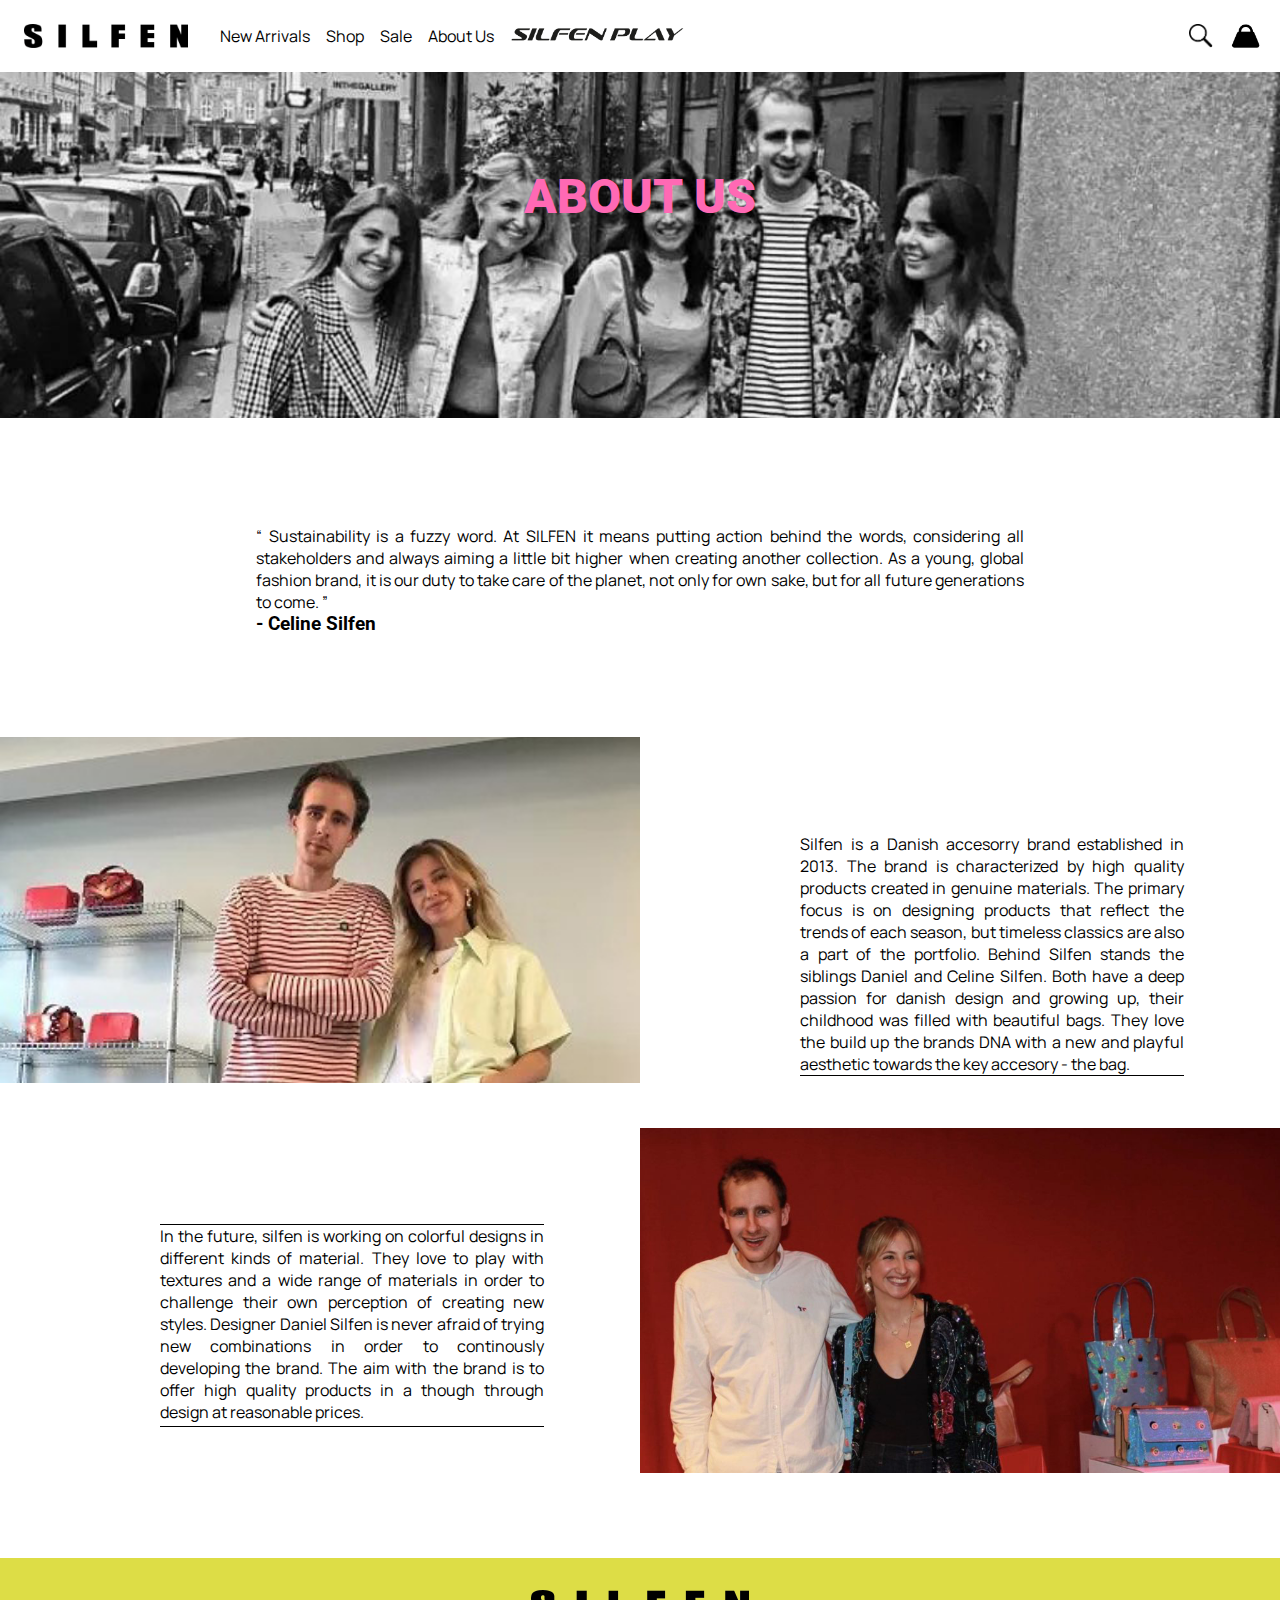
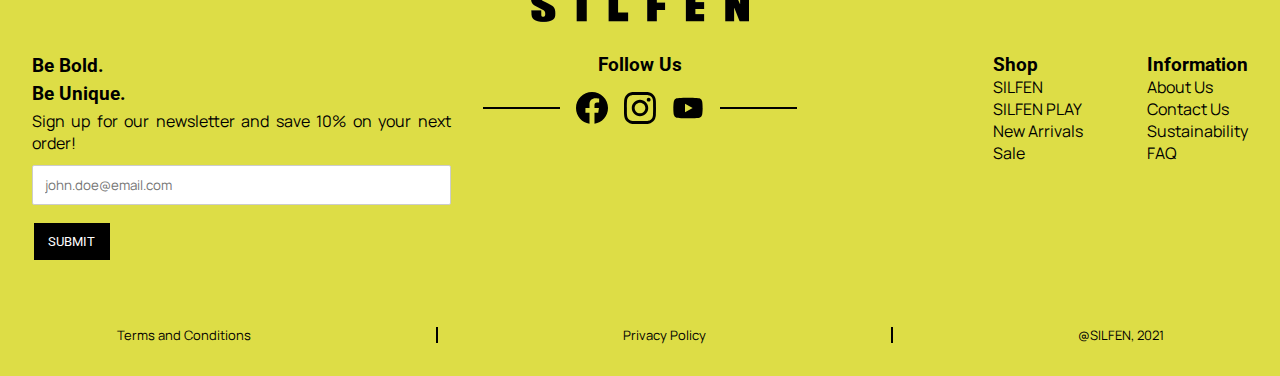
<file: images/ABOUT US.html>
<!DOCTYPE html>
<html lang="en"><head>
<meta http-equiv="content-type" content="text/html; charset=UTF-8">
    <meta charset="UTF-8">
    <meta http-equiv="X-UA-Compatible" content="IE=edge">
    <meta name="viewport" content="width=device-width, initial-scale=1.0">
    <title>ABOUT US</title>
    <link rel="stylesheet" href="ABOUT%20US_files/style.css">
    <link rel="stylesheet" href="ABOUT%20US_files/about.css">
  </head>
  <body>
    <header>
      <div class="wrap">
        <div class="navWrap">
          <img class="navLogo" src="ABOUT%20US_files/logo.png" alt="Silfen logo">
          <ul>
            <li><a class="new" href="http://127.0.0.1:5500/product-list.html">New Arrivals</a></li>
            <li><a class="shop" href="http://127.0.0.1:5500/product-list.html">Shop</a></li>
            <li><a class="sale" href="http://127.0.0.1:5500/product-list.html">Sale</a></li>
            <li><a class="about" href="http://127.0.0.1:5500/about.html">About Us</a></li>
            <li>
              <a class="play" href=""><img class="playLogo" src="ABOUT%20US_files/playlogo.png" alt="SILFEN PLAY logo"></a>
            </li>
          </ul>
        </div>
        <div class="right close">
          <img class="searchIcon" src="ABOUT%20US_files/magnifyingglass.png" alt="search icon">
          <img class="bagIcon" src="ABOUT%20US_files/bag%2520rounded.png" alt="bag icon">
          <div class="burgerBox"><span class="burgerIcon"></span></div>
        </div>
      </div>
      <div class="navWrapShop hidden submenu">
        <ul class="mainlist">
          <li>
            <a href="">Bags</a>
            <ul class="types">
              <li><a href="http://127.0.0.1:5500/product-list.html">Crossbody bags</a></li>
              <li><a href="http://127.0.0.1:5500/product-list.html">Shoulder bags</a></li>
              <li><a href="http://127.0.0.1:5500/product-list.html">Mini bags</a></li>
              <li><a href="http://127.0.0.1:5500/product-list.html">Tote bags</a></li>
              <li><a href="http://127.0.0.1:5500/product-list.html">Bumbags</a></li>
              <li><a href="http://127.0.0.1:5500/product-list.html">Wallets</a></li>
              <li><a href="http://127.0.0.1:5500/product-list.html">Care Products</a></li>
            </ul>
          </li>
          <li>
            <a href="">Clothing</a>
            <ul class="types">
              <li><a href="http://127.0.0.1:5500/product-list.html">Tops</a></li>
              <li><a href="http://127.0.0.1:5500/product-list.html">Bottoms</a></li>
              <li><a href="http://127.0.0.1:5500/product-list.html">Accessories</a></li>
              <li><a href="http://127.0.0.1:5500/product-list.html">Accessories</a></li>
              <li><a href="http://127.0.0.1:5500/product-list.html">Bags</a></li>
            </ul>
          </li>
          <li>
            <a href="http://127.0.0.1:5500/product-list.html">Collections</a>
            <ul class="types">
              <li><a href="http://127.0.0.1:5500/product-list.html">Snow Queen</a></li>
              <li><a href="http://127.0.0.1:5500/product-list.html">Recycle</a></li>
              <li><a href="http://127.0.0.1:5500/product-list.html">Classics</a></li>
            </ul>
          </li>

          <li>
            <ul class="specials">
              <li><a href="">SILFEN PLAY</a></li>
              <li><a href="http://127.0.0.1:5500/product-list.html">New Arrivals</a></li>
              <li><a href="http://127.0.0.1:5500/product-list.html">Sale</a></li>
              <li><a href="http://127.0.0.1:5500/product-list.html">Eco Friendly</a></li>
            </ul>
          </li>
        </ul>
      </div>
      <div class="navWrapAbout hidden submenu">
        <ul class="mainlist">
          <li><a href="http://127.0.0.1:5500/contact.html">Contact</a></li>
          <li><a href="#">Privacy Policy </a></li>
          <li><a href="#">Terms and condition</a></li>
          <li><a href="http://127.0.0.1:5500/about.html">About Us</a></li>
          <li><a href="http://127.0.0.1:5500/sustainability.html">Sustainability</a></li>
        </ul>
      </div>
      <div class="globalham first hidden">
        <ul>
          <li><a class="hamnew" href="http://127.0.0.1:5500/product-list.html">New Arrivals</a></li>
          <li class="hamshop">
            <a href="http://127.0.0.1:5500/product-list.html">Shop</a><img class="arrow shoparrow" src="ABOUT%20US_files/openfat.png" alt="open arrow">
          </li>
          <li><a class="hamsale" href="http://127.0.0.1:5500/product-list.html">Sale</a></li>
          <li class="hamabout">
            <a href="http://127.0.0.1:5500/about.html">About</a><img class="arrow aboutarrow" src="ABOUT%20US_files/openfat.png" alt="open arrow">
          </li>
          <li>
            <a class="hamplay" href=""><img class="playLogo" src="ABOUT%20US_files/playlogo.png" alt="SILFEN PLAY logo"></a>
          </li>
        </ul>
        <div class="hamsearch">
          <input class="searchbox" type="text" placeholder="Search">
          <img class="hamsearchicon" src="ABOUT%20US_files/magnifyingglass.png" alt="search icon">
        </div>
      </div>
      <div class="globalham hidden second">
        <ul>
          <li><a href="http://127.0.0.1:5500/product-list.html">Bags</a></li>
          <li><a href="http://127.0.0.1:5500/product-list.html">Clothes</a></li>
          <li><a href="http://127.0.0.1:5500/product-list.html">Collections</a></li>
          <li><a href="http://127.0.0.1:5500/product-list.html">New Arrivals</a></li>
          <li><a href="http://127.0.0.1:5500/product-list.html">Sale</a></li>
          <li><a href="http://127.0.0.1:5500/product-list.html">Eco Friendly</a></li>
          <li>
            <a href=""><img class="playLogo" src="ABOUT%20US_files/playlogo.png" alt="SILFEN PLAY logo"></a>
          </li>
        </ul>
      </div>
      <div class="globalham hidden third">
        <ul class="mainlist">
          <li><a href="http://127.0.0.1:5500/contact.html">Contact</a></li>
          <li><a href="#">Privacy Policy </a></li>
          <li><a href="#">Terms and condition</a></li>
          <li><a href="http://127.0.0.1:5500/about.html">About Us</a></li>
          <li><a href="http://127.0.0.1:5500/sustainability.html">Sustainability</a></li>
        </ul>
      </div>
    </header>
    <main id="about_main">
      <div class="banner_img">
        <img src="ABOUT%20US_files/about_custom.jpg" alt="image of the silfen team standing together">
      </div>

      <section id="about_info">
        <h1 id="about_text">ABOUT US</h1>
        <article id="about_quote">
          <q>
            Sustainability is a fuzzy word. At SILFEN it means putting action
            behind the words, considering all stakeholders and always aiming a
            little bit higher when creating another collection. As a young,
            global fashion brand, it is our duty to take care of the planet, not
            only for own sake, but for all future generations to come.
          </q>
          <h3>- Celine Silfen</h3>
        </article>
      </section>
      <div id="about_wrap">
        <!-- <article> -->
        <div class="about_img">
          <img id="a" src="ABOUT%20US_files/about_daniel-silfen-foto.jpg" alt="image of the silfen team standing together">
        </div>

        <p id="b" style="border-bottom: #000000 solid thin">
          <!-- <br /> -->
          Silfen is a Danish accesorry brand established in 2013. The brand is
          characterized by high quality products created in genuine materials.
          The primary focus is on designing products that reflect the trends of
          each season, but timeless classics are also a part of the portfolio.
          Behind Silfen stands the siblings Daniel and Celine Silfen. Both have
          a deep passion for danish design and growing up, their childhood was
          filled with beautiful bags. They love the build up the brands DNA with
          a new and playful aesthetic towards the key accesory - the bag.
        </p>

        <!-- </article>
        <article> -->
        <div class="about_img">
          <img id="c" src="ABOUT%20US_files/about.jpeg" alt="image of the silfen team standing together">
        </div>

        <p id="d" style="border-bottom: #000000 solid thin;border-top: #000000 solid thin;">
          In the future, silfen is working on colorful designs in different
          kinds of material. They love to play with textures and a wide range of
          materials in order to challenge their own perception of creating new
          styles. Designer Daniel Silfen is never afraid of trying new
          combinations in order to continously developing the brand. The aim
          with the brand is to offer high quality products in a though through
          design at reasonable prices.
        </p>
        <!-- </article> -->
      </div>

      <footer>
        <img class="footlogo" src="ABOUT%20US_files/logo.png" alt="silfen logo">
        <div class="footWrap">
          <div class="footNewsletter">
            <h2>Be Bold.</h2>
            <h2>Be Unique.</h2>
            <p>Sign up for our newsletter and save 10% on your next order!</p>
            <form action="">
              <input class="emailfield" type="email" placeholder="john.doe@email.com">
              <input class="blackbutton" type="submit">
            </form>
          </div>
          <div class="footSoMe">
            <h3>Follow Us</h3>
            <div class="footSoMeFlex">
              <div class="div"></div>
              <div class="SoMeIcons">
                <img src="ABOUT%20US_files/fb.svg" alt="Facebook Logo">
                <img src="ABOUT%20US_files/ig.svg" alt="Instagram Logo">
                <img src="ABOUT%20US_files/YT.svg" alt="YouTube Logo">
              </div>
              <div class="div"></div>
            </div>
          </div>
          <div class="footNav">
            <div class="footNavShop">
              <h3>Shop</h3>
              <ul>
                <li><a href="http://127.0.0.1:5500/product-list.html">SILFEN </a></li>
                <li><a href="">SILFEN PLAY </a></li>
                <li><a href="http://127.0.0.1:5500/product-list.html">New Arrivals </a></li>
                <li><a href="http://127.0.0.1:5500/product-list.html">Sale </a></li>
              </ul>
            </div>
            <div class="footNavInfo">
              <h3>Information</h3>
              <ul>
                <li><a href="http://127.0.0.1:5500/about.html">About Us</a></li>
                <li><a href="http://127.0.0.1:5500/contact.html">Contact Us</a></li>
                <li><a href="http://127.0.0.1:5500/sustainability.html">Sustainability</a></li>
                <li><a href="#">FAQ</a></li>
              </ul>
            </div>
          </div>
        </div>
        <div class="footEnd">
          <a href="">Terms and Conditions</a>
          <div class="divider"></div>
          <a href="">Privacy Policy</a>
          <div class="divider"></div>
          <a href="">@SILFEN, 2021</a>
        </div>
      </footer>
      <script src="ABOUT%20US_files/slider.js"></script>
      <script src="ABOUT%20US_files/globalnavigation.js"></script>
      <script src="ABOUT%20US_files/shoppingcart.js"></script>
    </main>
  <!-- Code injected by live-server -->
<script type="text/javascript">
	// <![CDATA[  <-- For SVG support
	if ('WebSocket' in window) {
		(function () {
			function refreshCSS() {
				var sheets = [].slice.call(document.getElementsByTagName("link"));
				var head = document.getElementsByTagName("head")[0];
				for (var i = 0; i < sheets.length; ++i) {
					var elem = sheets[i];
					var parent = elem.parentElement || head;
					parent.removeChild(elem);
					var rel = elem.rel;
					if (elem.href && typeof rel != "string" || rel.length == 0 || rel.toLowerCase() == "stylesheet") {
						var url = elem.href.replace(/(&|\?)_cacheOverride=\d+/, '');
						elem.href = url + (url.indexOf('?') >= 0 ? '&' : '?') + '_cacheOverride=' + (new Date().valueOf());
					}
					parent.appendChild(elem);
				}
			}
			var protocol = window.location.protocol === 'http:' ? 'ws://' : 'wss://';
			var address = protocol + window.location.host + window.location.pathname + '/ws';
			var socket = new WebSocket(address);
			socket.onmessage = function (msg) {
				if (msg.data == 'reload') window.location.reload();
				else if (msg.data == 'refreshcss') refreshCSS();
			};
			if (sessionStorage && !sessionStorage.getItem('IsThisFirstTime_Log_From_LiveServer')) {
				console.log('Live reload enabled.');
				sessionStorage.setItem('IsThisFirstTime_Log_From_LiveServer', true);
			}
		})();
	}
	else {
		console.error('Upgrade your browser. This Browser is NOT supported WebSocket for Live-Reloading.');
	}
	// ]]>
</script>

</body></html>
</file>
<file: css/style.css>
@import url("https://fonts.googleapis.com/css2?family=Manrope:wght@200;300;400;500;600;700;800&family=Roboto:ital,wght@0,100;0,300;0,400;0,500;0,700;0,900;1,100;1,300;1,400;1,500;1,700;1,900&display=swap");

:root {
  --primary-color: rgb(221, 221, 70, 1);
  --main-color-75: rgba(221, 221, 69, 0.75);
  --main-color-50: rgba(221, 221, 69, 0.5);
  --dark-grey: rgb(43, 43, 43);
  --light-grey: rgb(158, 158, 158);

  --heading-font: "Roboto", sans-serif;
  --body-font: "Manrope", "Roboto", sans-serif;
  --side-margin: max(2rem, 10%);
  --bottom-margin: 0.5rem;
}

* {
  margin: 0;
  box-sizing: border-box;
  padding: 0;
  font-family: var(--body-font);
}

/*text style*/
html {
  font-size: 100%;
}

p,
q {
  font-family: "Manrope", sans-serif;
}

h1,
h2,
h3,
h4 {
  font-family: "Roboto", sans-serif;
}

h1 {
  font-size: 1.3rem;
  text-transform: uppercase;
  font-weight: 900;
}

h2 {
  font-size: 1.2rem;
}

p {
  font-size: 1rem;
}

a {
  text-decoration: none;
  color: black;
}

/*buttons*/
button,
.button {
  background-color: var(--primary-color);
  padding: 0.7rem 0.9rem;
  color: white;
  text-transform: uppercase;
  font-family: var(--heading-font);
  box-shadow: none;
  border: 2px solid var(--primary-color);
  cursor: pointer;
}

button:hover {
  background-color: white;
  color: var(--primary-color);
  transition: 0.6s;
  /*watch a tutorial*/
}

button:active {
  transform: scale(1.05);
  transition: 0.1s;
}

.hidden {
  display: none;
}

/* TARA  */

/* img {
  max-width: 100%;
  width: 100%;
} */

.hidden_sustainability {
  display: none;
}

/*--------------Footer---------------*/
footer {
  background: var(--primary-color);
  padding-top: 2rem;
  margin-top: 5rem;
}

.footNav li {
  list-style-type: none;
  font-family: var(--body-font);
}

.footNav {
  display: flex;
  justify-content: space-between;
  width: 100%;
}

.footNewsletter {
  display: flex;
  flex-direction: column;
  row-gap: 0.3rem;
}

.footNewsletter form {
  width: 100%;
}

.footWrap {
  padding: 2rem;
  display: flex;
  flex-direction: column;
  row-gap: var(--side-margin);
}

.footlogo {
  height: 2rem;
  width: auto;
  display: block;
  margin-right: auto;
  margin-left: auto;
}

.emailfield {
  /* margin-top: 1rem; */
  height: 2.5rem;
  width: min(15rem, calc(100%));
}

.footSoMe {
  width: 100%;
}

.footSoMeFlex {
  display: flex;
  flex-direction: row;
  justify-content: center;
  align-items: center;
  width: 100%;
  margin-top: 1rem;
}

.footSoMeFlex img {
  height: auto;
  width: 2rem;
}

.footSoMe h3 {
  text-align: center;
}

.div {
  height: 2px;
  width: 40%;
  background: black;
  align-self: center;
}

.SoMeIcons {
  /* width: 15rem; */
  display: flex;
  flex-direction: row;
  column-gap: 1rem;
  margin: 0 1rem;
}

.divider {
  width: 2px;
  height: 1rem;
  background: black;
  align-self: center;
  margin: 0 1rem;
}

.footEnd {
  display: flex;
  justify-content: space-around;
  align-items: center;
  font-family: var(--body-font);
  font-size: small;
  margin: 0 2rem;
  padding: 2rem 0;
}

/*------Black button--------*/
.blackbutton {
  background-color: black;
  padding: 0.7rem 0.9rem;
  color: white;
  text-transform: uppercase;
  font-family: var(--heading-font);
  box-shadow: none;
  border: 2px solid var(--primary-color);
  cursor: pointer;
}

.blackbutton:hover {
  background-color: white;
  color: black;
  transition: 0.6s;
  /*watch a tutorial*/
}

.blackbutton:active {
  transform: scale(1.05);
  transition: 0.1s;
}

@media only screen and (min-width: 901px) {
  .footWrap {
    display: flex;
    flex-direction: row;
    row-gap: 2rem;
    column-gap: 2rem;
    align-items: flex-start;
  }

  .footNewsletter {
    width: 40%;
  }
  .footSoMe {
    width: 30%;
  }
  .footNav {
    width: 40%;
    justify-content: flex-end;
    column-gap: 4rem;
  }
}

/* ----------BURGER MENU--------- */

header {
  background: white;
  font-family: var(--heading-font);
  width: 100%;
  z-index: 100;
}

.bagIcon {
  height: 1.5rem;
  width: auto;
  cursor: pointer;
}

.searchIcon {
  height: 1.5rem;
  width: auto;
  cursor: pointer;
}

.wrap {
  display: flex;
  flex-direction: row;
  align-items: center;
  justify-content: space-between;
  width: 100%;
}

.right {
  display: flex;
  align-items: center;
  justify-content: space-between;
  width: 6rem;
}

.burgerBox {
  margin-right: 1.2rem;
  height: 4.5rem;
  display: flex;
  align-items: center;
  cursor: pointer;
}

.burgerIcon {
  display: block;
  background: black;
  height: 5px;
  width: 2rem;
  border-radius: 2px;
  position: relative;
}

.burgerIcon::before {
  bottom: 0.6rem;
  content: "";
  position: absolute;
  height: 5px;
  width: 2rem;
  border-radius: 2px;
  background: black;
}

.burgerIcon::after {
  top: 0.6rem;
  content: "";
  position: absolute;
  height: 5px;
  width: 2rem;
  border-radius: 2px;
  background: black;
}

.navLogo {
  height: 1.5rem;
  margin: 1.5rem;
  width: auto;
  cursor: pointer;
}

header a,
header a:active,
header a:hover,
header a:visited {
  text-decoration: none;
  color: black;
}

.navWrap ul {
  display: flex;
  list-style-type: none;
}

.playLogo {
  height: 1rem;
  width: auto;
}

.navWrap li {
  margin: 0rem 0.5rem;
}

@media only screen and (min-width: 901px) {
  .burgerBox,
  .burgerIcon {
    display: none;
  }

  .navWrap {
    display: flex;
    align-items: center;
  }

  .wrap {
    justify-content: space-between;
  }

  .right {
    width: 4.5rem;
    margin-right: 1.2rem;
  }

  .mainlist {
    width: 100%;
    display: flex;
    flex-direction: row;
    align-items: flex-start;
    justify-content: space-between;
    margin: 1rem 0rem;
    list-style-type: none;
    font-weight: 600;
  }

  .mainlist li {
    margin: 0.2rem 0;
  }

  .types {
    display: flex;
    flex-direction: column;
    list-style-type: none;
    font-weight: 400;
    margin-bottom: 2rem;
    margin-top: 0.5rem;
  }

  .specials li {
    list-style-type: none;
    margin-bottom: 2rem;
  }

  .submenu {
    max-width: 850px;
    margin-left: 1.5rem;
  }

  .navWrapAbout {
    padding-bottom: 2rem;
  }

  .globalham {
    display: none;
  }
}

@media only screen and (max-width: 900px) {
  .navWrap ul,
  .searchIcon,
  .submenu {
    display: none;
  }

  .globalham {
    position: absolute;
    height: calc(100% - 5rem);
    width: 100%;
    background: white;
    padding: 0 2rem;
    z-index: 100;
  }

  .globalham li {
    list-style-type: none;
    margin: 2rem 0;
  }

  .arrow {
    height: 1rem;
    width: auto;
    cursor: pointer;
  }

  .hamshop,
  .hamabout {
    display: flex;
    align-items: center;
    width: 100%;
    justify-content: space-between;
  }

  .hamsearch {
    display: flex;
    align-items: center;
    position: absolute;
    bottom: 5rem;
  }

  .searchbox {
    width: calc(80vw - 4rem);
    height: 2rem;
  }

  .hamsearchicon {
    height: 2rem;
    width: auto;
    margin-left: 1rem;
    cursor: pointer;
  }
}
</file>
<file: css/about.css>
#contact_container,
#contact_form {
  margin-top: 8%;
  margin-bottom: 8%;
  /* aligns, but leaves things centered but then there is scroll */
  /* justify-items: center; */
  max-width: 100%;
}

#contact_container {
  margin-left: 15%;
}
#contact_container {
  margin-right: 15%;
}

img {
  width: 100%;
  max-height: 50vw;
  height: auto;
  object-fit: cover;
  background-size: 100%;
}

#green_banner {
  background-color: var(--main-color-75);
  padding: 0.7rem 0.9rem;
  color: white;
  text-transform: uppercase;
  font-family: var(--heading-font);
  box-shadow: none;
  border: 2px solid var(--primary-color);
  cursor: pointer;
  width: 100%;
  height: 10vw;
  margin-top: 20%;
  margin-bottom: 20%;
}

q {
  width: 80%;
}
p,
q,
#about_info {
  text-align: left;
}

#sustainability_text {
  font-size: 4rem;
}

#contact_form {
  width: 80%;
}

/* CODE FROM W3 SCHOOL */
input[type="text"],
select,
textarea,
input[type="email"],
input[type="tel"] {
  width: 100%; /* Full width */
  padding: 12px; /* Some padding */
  border: 1px solid #ccc; /* Gray border */
  border-radius: 2px; /* Rounded borders */
  box-sizing: border-box; /* Make sure that padding and width stays in place */
  margin-top: 6px; /* Add a top margin */
  margin-bottom: 16px; /* Bottom margin */
  resize: vertical; /* Allow the user to vertically resize the textarea (not horizontally) */
}

#about_text {
  position: absolute;
  bottom: 80%;
  color: white;
  text-align: center;
  width: 100%;
  font-size: 1.8rem;
}
#about_quote,
#d,
#b {
  width: 80%;
  margin-left: 10%;
  margin-top: 8%;
  margin-bottom: 8%;
}
/* WEB */
@media only screen and (min-width: 901px) {
  .banner_img img,
  img {
    width: 100%;
    max-height: 27vw;
    height: auto;
    object-fit: cover;
    background-size: 100%;
  }

  #about_wrap {
    display: grid;
    grid-template-areas:
      "a b"
      "d c";
    grid-template-columns: 1fr 1fr;
  }

  #contact_container {
    display: grid;
    grid-template-areas: "cont form";
    grid-template-columns: 1fr 1fr;
    grid-column-gap: 40px;
    /* width: fixed;
    margin: auto; */

    /* margin-left: 80px;
    margin-right: 80px; */
  }

  #b,
  #d {
    justify-self: center;
    margin-bottom: 8%;
    width: 60%;
    margin-left: 10%;
    margin-top: 15%;
    margin-bottom: 8%;
  }

  #green_banner {
    display: none;
  }

  #a {
    grid-area: a;
  }
  #b {
    grid-area: b;
  }
  #c {
    grid-area: c;
  }
  #d {
    grid-area: d;
  }
  #contact_wrap {
    grid-area: cont;
    /* justify-self: center;
    overflow: hidden; */
  }
  #contact_form {
    grid-area: form;
    margin-top: -2%;
  }

  #about_text {
    position: absolute;
    bottom: 75%;
    color: white;
    text-align: center;
    width: 100%;
    font-size: 3rem;
  }
  #about_quote {
    width: 60%;
    margin-left: 20%;
  }
}
</file>
<file: css/shoppingcart.css>
body {
  overflow-x: hidden;
}

.shoppingcartwrapper {
  z-index: 50;
  position: absolute;
  top: 0;
  width: min(100%, 25rem);
  right: 0;
  background: white;
  padding: 0rem 0 4rem 0;
  transition: ease-in 0.5s;
}

.cartitemparent {
  margin-top: 8rem;
  /* margin-left: 1.5rem; */
}

.carttotaltext {
  display: flex;
  justify-content: space-between;
  margin: 0 2rem 3rem 2rem;
}

.cross {
  width: 1.5rem;
  margin: 2rem;
  float: right;
  /* transform: translate(2rem, -2rem); */
  cursor: pointer;
}

.separatingline {
  width: calc(100% - 4rem);
  height: 1px;
  background: black;
  margin: 4rem auto 0 auto;
}

.shoppingcartwrapper button {
  display: block;
  margin: 0 auto;
}

/* ---------Cart items---------*/

.cartitem {
  height: 8rem;
  display: grid;
  grid-template-columns: 1fr 2fr 1fr;
  grid-template-areas:
    "a b d"
    "a c c"
    "a . e";
  column-gap: 0.3rem;
  margin: 2rem 0;
  overflow: hidden;
}

.circle {
  border-radius: 50%;
  height: 1.5rem;
  width: 1.5rem;
  background: hsl(60, 68%, 57%);
  color: white;
  font-family: var(--heading-font);
  transform: translate(5.7rem, -7.5rem);
  display: flex;
  justify-content: center;
  align-items: center;
}

.cartproductimage {
  height: 7.5rem;
  width: 7.5rem;
}

.cartproductimagewrap {
  grid-area: a;
}

.cartproductprice {
  grid-area: d;
  width: 4rem;
}

.cartproductname {
  grid-area: b;
  width: 9rem;
}
.cartproductdescription {
  grid-area: c;
  font-size: 0.9rem;
  width: 12rem;
  transform: translateY(-1.2rem);
}

/*remove product*/
.cartproductremove {
  display: flex;
  align-items: center;
  gap: 0.5rem;
  width: 4rem;
  grid-area: e;
  transform: translate(-0.7rem, -1rem);
}
.cartproductremove p {
  font-size: 0.8rem;
}
.crossproduct {
  height: 0.7rem;
}

/*------empty basket------*/
.emptybasket button {
  display: block;
  margin: 2rem auto;
}

/* ------------ANIMATION---------- 
.opencloseshoppingcart {
  transform: translateX(25rem);
} */
</file>
<file: checkoutstyle.css>
.row {
    display: flex;
    flex-wrap: wrap;
    margin: 1.5 px;
    Font-family: Manrope;
    Font-style: Regular;
    Font-size: 14px;
  }

  .method {
    margin-top: 1px;
  }
  
  #dots {display: none;}

  
  .col-50 {
    flex: 50%;
    font-family:Manrope;
  }
  
  .form {
    flex: 75%;
  }
  
  .col-50,
  .form {
    padding: 0 16px;
  }
  
  .container {
    padding: 5px 20px 15px 20px;
    border-radius: 3px;
  }
  
  input[type=text] {
    width: 100%;
    margin-bottom: 20px;
    padding: 12px;
    border: 1px solid #ccc;
    border-radius: 3px;
  }
  
  label {
    margin-bottom: 10px;
    display: block;
  }
  
  
  
  .btn {
    background-color: #DDDD45;
    color: white;
    padding: 12px;
    margin: 10px 0;
    border: none;
    width: 100%;
    border-radius: 3px;
    cursor: pointer;
    font-size: 17px;
    font-family: roboto;
    background-color: var(--primary-color);
    padding: 0.7rem 0.9rem;
    color: white;
    text-transform: uppercase;
    font-family: var(--heading-font);
    box-shadow: none;
    border: 2px solid var(--primary-color);
    cursor: pointer;
  }
  
  

    .btn:hover {
      background-color: white;
      color: var(--primary-color);
      transition: 0.6s;
      /*watch a tutorial*/
    }
    
    .btn:active {
      transform: scale(1.05);
      transition: 0.1s;
    }

  .discountbtn {
      color: white;
      font-family: roboto;
    
        width:116px;
        height:36px;
        background-color: #DDDD45;

  }
  
  span.price {
    float: right;
    color: grey;
  }

  h3 {
      font-family:  "Roboto", 'Open Sans', 'Helvetica Neue', sans-serif;
      font-style: Medium;
      Font-size: 18px;
      padding-bottom: 10px;
      padding-top: 3px;

  }

  .order {
    width:100%;
    height:47px;
    background-color: #DDDD45;
}

.order p {
    font-family: roboto;
    text-align: center;
}

.username {
margin-left: 10px;
}

p {
    Font-family: Manrope;

    font-size: 11px;

}


/* Add a background color to the button if it is clicked on (add the .active class with JS), and when you move the mouse over it (hover) */
.active, .collapsible:hover {
  background-color: #ccc;
}

/* Style the collapsible content. Note: hidden by default */
.content {
  padding: 0 18px;
  display: none;
  overflow: hidden;
}

@import url("https://fonts.googleapis.com/css2?family=Manrope:wght@200;300;400;500;600;700;800&family=Roboto:ital,wght@0,100;0,300;0,400;0,500;0,700;0,900;1,100;1,300;1,400;1,500;1,700;1,900&display=swap");

:root {
  --primary-color: rgb(221, 221, 70, 1);
  --main-color-75: rgba(221, 221, 69, 0.75);
  --main-color-50: rgba(221, 221, 69, 0.5);
  --dark-grey: rgb(43, 43, 43);
  --light-grey: rgb(158, 158, 158);

  --heading-font: "Roboto", sans-serif;
  --body-font: "Manrope", "Roboto", sans-serif;
  --side-margin: max(2rem, 10%);
  --bottom-margin: 0.5rem;
}

* {
  margin: 0;
  box-sizing: border-box;
  padding: 0;
  font-family: var(--body-font);
}

/*text style*/
html {
  font-size: 100%;
}

p,
q {
  font-family: "Manrope", sans-serif;
}

h1,
h2,
h3,
h4 {
  font-family: "Roboto", sans-serif;
}

h1 {
  font-size: 1.3rem;
  text-transform: uppercase;
  font-weight: 900;
}

h2 {
  font-size: 1.2rem;
}

p {
  font-size: 1rem;
}

a {
  text-decoration: none;
  color: black;
}

/*buttons*/
button,
.button {
  background-color: var(--primary-color);
  padding: 0.7rem 0.9rem;
  color: white;
  text-transform: uppercase;
  font-family: var(--heading-font);
  box-shadow: none;
  border: 2px solid var(--primary-color);
  cursor: pointer;
}

button:hover {
  background-color: white;
  color: var(--primary-color);
  transition: 0.6s;
  /*watch a tutorial*/
}

.button:active {
  transform: scale(1.05);
  transition: 0.1s;
}

.hidden {
  display: none;
}

/* TARA  */

/* img {
  max-width: 100%;
  width: 100%;
} */

.hidden_sustainability {
  display: none;
}

/*--------------Footer---------------*/
footer {
  background: var(--primary-color);
  padding-top: 2rem;
  margin-top: 5rem;
}

.footNav li {
  list-style-type: none;
  font-family: var(--body-font);
}

.footNav {
  display: flex;
  justify-content: space-between;
  width: 100%;
}

.footNewsletter {
  display: flex;
  flex-direction: column;
  row-gap: 0.3rem;
}

.footNewsletter form {
  width: 100%;
}

.footWrap {
  padding: 2rem;
  display: flex;
  flex-direction: column;
  row-gap: var(--side-margin);
}

.footlogo {
  height: 2rem;
  width: auto;
  display: block;
  margin-right: auto;
  margin-left: auto;
}

.emailfield {
  /* margin-top: 1rem; */
  height: 2.5rem;
  width: min(15rem, calc(100%));
}

.footSoMe {
  width: 100%;
}

.footSoMeFlex {
  display: flex;
  flex-direction: row;
  justify-content: center;
  align-items: center;
  width: 100%;
  margin-top: 1rem;
}

.footSoMeFlex img {
  height: auto;
  width: 2rem;
}

.footSoMe h3 {
  text-align: center;
}

.div {
  height: 2px;
  width: 40%;
  background: black;
  align-self: center;
}

.SoMeIcons {
  /* width: 15rem; */
  display: flex;
  flex-direction: row;
  column-gap: 1rem;
  margin: 0 1rem;
}

.divider {
  width: 2px;
  height: 1rem;
  background: black;
  align-self: center;
  margin: 0 1rem;
}

.footEnd {
  display: flex;
  justify-content: space-around;
  align-items: center;
  font-family: var(--body-font);
  font-size: small;
  margin: 0 2rem;
  padding: 2rem 0;
}

/*------Black button--------*/
.blackbutton {
  background-color: black;
  padding: 0.7rem 0.9rem;
  color: white;
  text-transform: uppercase;
  font-family: var(--heading-font);
  box-shadow: none;
  border: 2px solid var(--primary-color);
  cursor: pointer;
}

.blackbutton:hover {
  background-color: white;
  color: black;
  transition: 0.6s;
  /*watch a tutorial*/
}

.blackbutton:active {
  transform: scale(1.05);
  transition: 0.1s;
}

@media only screen and (min-width: 901px) {
  .footWrap {
    display: flex;
    flex-direction: row;
    row-gap: 2rem;
    column-gap: 2rem;
    align-items: flex-start;
  }

  .footNewsletter {
    width: 40%;
  }
  .footSoMe {
    width: 30%;
  }
  .footNav {
    width: 40%;
    justify-content: flex-end;
    column-gap: 4rem;
  }
}

/* ----------BURGER MENU--------- */

header {
  background: white;
  font-family: var(--heading-font);
  width: 100%;
  z-index: 100;
}

.bagIcon {
  height: 1.5rem;
  width: auto;
  cursor: pointer;
}

.searchIcon {
  height: 1.5rem;
  width: auto;
  cursor: pointer;
}

.wrap {
  display: flex;
  flex-direction: row;
  align-items: center;
  justify-content: space-between;
  width: 100%;
}

.right {
  display: flex;
  align-items: center;
  justify-content: space-between;
  width: 6rem;
}

.burgerBox {
  margin-right: 1.2rem;
  height: 4.5rem;
  display: flex;
  align-items: center;
  cursor: pointer;
}

.burgerIcon {
  display: block;
  background: black;
  height: 5px;
  width: 2rem;
  border-radius: 2px;
  position: relative;
}

.burgerIcon::before {
  bottom: 0.6rem;
  content: "";
  position: absolute;
  height: 5px;
  width: 2rem;
  border-radius: 2px;
  background: black;
}

.burgerIcon::after {
  top: 0.6rem;
  content: "";
  position: absolute;
  height: 5px;
  width: 2rem;
  border-radius: 2px;
  background: black;
}

.navLogo {
  height: 1.5rem;
  margin: 1.5rem;
  width: auto;
  cursor: pointer;
}

header a,
header a:active,
header a:hover,
header a:visited {
  text-decoration: none;
  color: black;
}

.navWrap ul {
  display: flex;
  list-style-type: none;
}

.playLogo {
  height: 1rem;
  width: auto;
}

.navWrap li {
  margin: 0rem 0.5rem;
}

@media only screen and (min-width: 901px) {
  .burgerBox,
  .burgerIcon {
    display: none;
  }

  .navWrap {
    display: flex;
    align-items: center;
  }

  .wrap {
    justify-content: space-between;
  }

  .right {
    width: 4.5rem;
    margin-right: 1.2rem;
  }

  .mainlist {
    width: 100%;
    display: flex;
    flex-direction: row;
    align-items: flex-start;
    justify-content: space-between;
    margin: 1rem 0rem;
    list-style-type: none;
    font-weight: 600;
  }

  .mainlist li {
    margin: 0.2rem 0;
  }

  .types {
    display: flex;
    flex-direction: column;
    list-style-type: none;
    font-weight: 400;
    margin-bottom: 2rem;
    margin-top: 0.5rem;
  }

  .specials li {
    list-style-type: none;
    margin-bottom: 2rem;
  }

  .submenu {
    max-width: 850px;
    margin-left: 1.5rem;
  }

  .navWrapAbout {
    padding-bottom: 2rem;
  }

  .globalham {
    display: none;
  }
}

@media only screen and (max-width: 900px) {
  .navWrap ul,
  .searchIcon,
  .submenu {
    display: none;
  }

  .globalham {
    position: absolute;
    height: calc(100% - 5rem);
    width: 100%;
    background: white;
    padding: 0 2rem;
    z-index: 100;
  }

  .globalham li {
    list-style-type: none;
    margin: 2rem 0;
  }

  .arrow {
    height: 1rem;
    width: auto;
    cursor: pointer;
  }

  .hamshop,
  .hamabout {
    display: flex;
    align-items: center;
    width: 100%;
    justify-content: space-between;
  }

  .hamsearch {
    display: flex;
    align-items: center;
    position: absolute;
    bottom: 5rem;
  }

  .searchbox {
    width: calc(80vw - 4rem);
    height: 2rem;
  }

  .hamsearchicon {
    height: 2rem;
    width: auto;
    margin-left: 1rem;
    cursor: pointer;
  }
}






  
  
  /* Responsive layout - when the screen is less than 800px wide, make the two columns stack on top of each other instead of next to each other (and change the direction - make the "cart" column go on top) */
  @media (max-width: 800px) {
    
    .col-25 {
      margin-bottom: 20px;
    }
  }

  @media (min-width: 800px) {
    
    
    .container {
      width:70%;
      margin-left: 15%;
      
  }

  .btn {
    width: 30%;
    display: block;
    margin: 0 auto;
    margin-top: 20px;


  }

}
</file>
<file: css/checkoutnew.css>
.formsection {
  margin: 0rem 4rem;
}

.seperatingline {
  width: 100%;
  height: 1px;
  background-color: black;
  margin-bottom: 0.5rem;
}

.shippingpriceflex {
  width: 100%;
  display: flex;
  justify-content: space-between;
}

section {
  margin: 2rem 0;
}

.yellowstripe {
  height: 4rem;
  width: 100%;
  display: block;
  background-color: rgb(221, 221, 70, 1);
  grid-area: c;
}

.cartitem {
  height: 8rem;
  display: grid;
  grid-template-columns: 1fr 2fr 1fr;
  grid-template-areas:
    "a b d"
    "a c c"
    "a . e";
  column-gap: 0.3rem;
  margin: 2rem 0;
  overflow: hidden;
}

.circle {
  border-radius: 50%;
  height: 1.5rem;
  width: 1.5rem;
  background: hsl(60, 68%, 57%);
  color: white;
  font-family: var(--heading-font);
  transform: translate(5.7rem, -7.5rem);
  display: flex;
  justify-content: center;
  align-items: center;
}

.cartproductimage {
  height: 7.5rem;
  width: 7.5rem;
}

.cartproductimagewrap {
  grid-area: a;
}

.cartproductprice {
  grid-area: d;
  width: 4rem;
}

.cartproductname {
  grid-area: b;
  width: 9rem;
}
.cartproductdescription {
  grid-area: c;
  font-size: 0.9rem;
  width: 12rem;
  transform: translateY(-1.2rem);
}

.breadcrumbs {
  margin: 1.2rem 1.5rem;
  width: calc(100% -3rem);
  display: block;
}

.ordersummaryopenerwrap {
  padding: 1.2rem 1.5rem;
  width: calc(100% -3rem);
  display: block;
}

.ordersummaryopener {
  display: flex;
  align-items: center;
}

.ordsumbag {
  height: 1.5rem;
  margin-right: 1rem;
}
.ordsumarrow {
  height: 1rem;
  margin-left: 0.5rem;
}

.summaryphone {
  margin: 2rem 4rem;
  border-bottom: 1px solid black;
}

.rotatearrow {
  transform: rotate(90deg);
}

.carttotaltext {
  display: flex;
  justify-content: space-between;
  margin: 0 2rem 0rem 2rem;
}

.flex {
  display: flex;
  gap: 1rem;
}

.flex button {
  margin-bottom: 1.3rem;
}

/*remove product*/
.cartproductremove {
  display: flex;
  align-items: center;
  gap: 0.5rem;
  width: 4rem;
  grid-area: e;
  transform: translate(-0.7rem, -1rem);
}
.cartproductremove p {
  font-size: 0.8rem;
}
.crossproduct {
  height: 0.7rem;
}

@media only screen and (min-width: 800px) {
  main {
    display: grid;
    grid-template-columns: 2fr 1fr;
    grid-template-areas: "c c" "a b";
    width: 100%;
  }

  .formsection {
    grid-area: a;
    margin-left: 4rem;
  }

  .summarydesktop {
    grid-area: b;
    margin-right: 4rem;
  }

  .ordersummaryopener {
    display: none;
  }

  .summaryphone {
    display: none;
  }
}
@media only screen and (max-width: 799px) {
  .breadcrumbs {
    display: none;
  }
  .summarydesktop {
    display: none;
  }
}
@media only screen and (max-width: 500px) {
  .formsection {
    margin-left: 1rem;
    margin-right: 1rem;
  }

  .summaryphone {
    margin: 0;
  }

  .discountcodediv {
    margin: 0 2rem;
  }
}
</file>
<file: css/product-list-style.css>
.product-list-breadcrumbs {
    background-image: url(https://raw.githubusercontent.com/rikkeblom/T9---SILFEN/master/img/IMG_7831.jpeg);
    height: 20rem;
    background-repeat: no-repeat;
    background-size: cover;
    display: flex;
    margin-bottom: var(--bottom-margin);
}

.product-list-breadcrumbs>a,
.product-list-breadcrumbs>p {
    font-weight: 600;
    text-transform: uppercase;
    margin-right: 0.2rem;
}

.filter-and-sort {
    display: flex;
    justify-content: space-between;
    align-items: center;
    margin: 1.5rem 0;
}

.icons-pl {
    width: 15px;
    margin-left: 0.2rem;
}

.options-pl {
    display: flex;
    margin-bottom: var(--bottom-margin);
    cursor: pointer;
}

.product-margin {
    margin: 0 var(--side-margin);
}

.pl-img-box {
    width: 100%;
    height: 10rem;
    overflow: hidden;
}

.pl-img-box>img {
    width: 100%;
    height: auto;
}

.product-list-display {
    margin-top: 2rem;
    display: grid;
    gap: 1.5rem;
    grid-template-columns: repeat(auto-fill, minmax(min(7rem, 100%), 1fr));
    justify-content: center;
}

article {
    margin-bottom: 2rem;
}

article>img {
    margin-bottom: var(--bottom-margin);
    width: 100%;
    height: auto;
}

article>h1 {
    font-weight: 500;
    font-size: 1.1rem;
}

article>h2 {
    font-weight: 500;
    font-family: var(--body-font);
    font-size: 1rem;
}

.colour-box {
    display: flex;
}

.colour-box>div {
    height: 1rem;
    width: 1rem;
    margin: 0.2rem;
    border-radius: 50%;
}

.colour-box>div:hover {
    border: 2px solid black;
}

.grey {
    background: #575757;
}

.blue {
    background-color: rgb(145, 174, 255);
}

.yellow {
    background-color: rgb(212, 255, 110);
}

.red {
    background-color: rgb(255, 49, 49);
}

/*filter block code*/

.filter-menu+p {
    font-weight: 700;
    text-align: right;
}

.filter-category {
    display: flex;
    flex-direction: column;
}

.filter-category>label>input[type=checkbox] {
    margin-right: 0.5rem;
}

@keyframes unfold {
    from {
        width: 0;
    }

    to {
        width: 100%;
    }
}

.unfold {
    animation: unfold;
    animation-duration: 500ms;
}

.fold {
    animation: unfold;
    animation-duration: 500ms;
    animation-direction: reverse;
}


/*desktop media queries*/
@media only screen and (min-width: 773px) {
    .product-list-display {
        gap: 1.5rem;
        grid-template-columns: repeat(auto-fill, minmax(min(200px, 100%), 1fr));
    }

    /*filter block code*/

    .filter-container {
        margin: 2rem 0 4rem;
    }

    .filter-menu {
        display: flex;
        justify-content: space-between;
        margin-bottom: var(--bottom-margin);
    }

    @keyframes unfold {
        from {
            height: 0;
        }

        to {
            height: 11rem;
        }
    }

    .unfold {
        animation: unfold;
        animation-duration: 500ms;
    }

    .fold {
        animation: unfold;
        animation-duration: 500ms;
        animation-direction: reverse;
    }

    .category-name>img,
    img.cross-close {
        display: none;
    }

    .pl-img-box {
        width: 100%;
        height: 15rem;
        overflow: hidden;
    }

}

/*mobile media queries*/
@media only screen and (max-width: 772px) {
    .filter-container {
        position: fixed;
        overflow-y: scroll;
        top: 0;
        right: 0;
        bottom: 0;
        left: 0;
        width: 100vw;
        height: 100vh;
        background-color: white;
    }

    .filter-category {
        margin: 5rem 2rem;
    }

    .filter-menu+p {
        margin-right: 2rem;
    }

    /* .filter-category>label {
        display: none;
    } */

    .hide {
        display: none;
    }

    .category-name {
        display: flex;
    }

    .category-name>img,
    img.cross-close {
        width: 0.8rem;
        height: auto;
        margin-left: 0.5rem;
    }

    img.cross-close {
        width: 1.5rem;
        height: auto;
        margin: 1rem;
        float: right;
    }
}
</file>
<file: css/play.css>
/* ------------ DESCRIPTION SECTION ------------- */
.descriptionsection {
  margin: 4rem auto;
  width: min(calc(100% - 8rem), 40rem);
}

/* ------------ PRODUCT SECTION -------------- */
.product-playlist img {
  height: 12rem;
  width: 10rem;
}

.productsection {
  margin: 0 auto 4rem auto;
  display: block;
  overflow: hidden;
  width: calc(100% - 8rem);
}

.product-playlist-wrap {
  margin-top: 1rem;
  display: flex;
  flex-wrap: wrap;
  justify-content: space-between;
  align-items: center;
  gap: 1.5rem;
}

.playproductarrow {
  transform: rotate(-90deg);
  height: 1.2rem;
}

.productsectionlink {
  display: flex;
  align-items: center;
  column-gap: 0.5rem;
  margin-left: auto;
  margin-top: 1rem;
  width: 15.5rem;
}

/*------------- CATEGORY SECTION -------------*/
.verticaltext {
  writing-mode: vertical-rl;
  text-orientation: upright;
  text-align: left;
  padding-top: 0.5rem;
  padding-bottom: 1rem;
  letter-spacing: -1.8px;
  text-transform: uppercase;
  margin: 0 auto;
  color: white;
  height: 15rem;
}

.playcategory {
  background-color: rgba(221, 221, 69);
  height: 15rem;
  background-size: cover;
  background-position: center;
}

.transparanttitlebackground {
  background: rgba(221, 221, 69, 0.75);
  height: 100%;
  width: 2.2rem;
  position: relative;
  margin-left: auto;
}

.categorygridwrap {
  display: grid;
  grid-template-columns: repeat(auto-fill, minmax(260px, 0.8fr));
  gap: 1rem;
  margin-top: 1rem;
}

.categorysection {
  width: calc(100% - 8rem);
  margin: 3rem auto;
}

.playcat1 {
  background-image: url(../images/categoriesbags.jpg);
}
.playcat2 {
  background-image: url(../images/categoriestops.jpg);
}
.playcat3 {
  background-image: url(../images/categoriesbottoms.jpg);
}
.playcat4 {
  background-image: url(../images/categoriesaccessories.jpg);
}
.playcat5 {
  background-image: url(../images/categoriesshoes.jpg);
}

/*-------------- BLOGGER SECTION ---------------*/
.bloggersection {
  width: calc(100% - 8rem);
  margin: 8rem auto 8rem auto;
  display: block;
}

.blogtitlewrap {
  display: flex;
  justify-content: space-between;
}

.blogtitlewrap img {
  height: 2rem;
}

.blogwrap {
  display: flex;
  gap: 2rem;
  width: 64rem;
  margin: 0 auto;
  padding-top: 2rem;
}

.blog {
  width: 20rem;
  height: 20rem;
  background-size: cover;
  background-position: center;
}

.center {
  display: block;
  width: 100%;
  text-align: right;
}

.karoline {
  background-image: url(../images/karolinebeltner.PNG);
}

.mzanka {
  background-image: url(../images/mzanka.PNG);
}

.emilie {
  background-image: url(../images/emiliebritingv.PNG);
}

/*----------- GENERAL MEDIA QUERIES -----------*/
@media only screen and (max-width: 600px) {
  .silfenpagebanner {
    background-image: url(../images/silfenplay.jpg);
    background-position: center;
    background-size: cover;
    height: 35rem;
    display: block;
  }

  .transparentyellow {
    background: rgba(221, 221, 69, 0.75);
    width: 100%;
    display: block;
  }

  .playlogobannersmall {
    width: 80%;
    display: block;
    margin: 0 auto;
    padding: 2rem 0;
  }

  .playlogobannerlarge {
    display: none;
  }
  .productsection {
    display: none;
  }
  .productsection {
    display: none;
  }
}

@media only screen and (min-width: 601px) {
  .silfenpagebanner {
    background-image: url(../images/silfenplaybig.jpg);
    background-position: top;
    background-size: cover;
    height: 35rem;
    display: block;
  }
  .playlogobannersmall {
    display: none;
  }
  .playlogobannerlarge {
    margin: 0 auto;
    display: block;
    width: 80%;
    padding-top: 15rem;
  }
}

/*-------ADJUST PRODUCT SECTION--------*/
@media only screen and (max-width: 1520px) {
  .pro7 {
    display: none;
  }
}
@media only screen and (max-width: 1380px) {
  .pro6 {
    display: none;
  }
}
@media only screen and (max-width: 1122px) {
  .pro5 {
    display: none;
  }
}
@media only screen and (max-width: 990px) {
  .pro4 {
    display: none;
  }
}
@media only screen and (max-width: 718px) {
  .pro3 {
    display: none;
  }
}

/*--------------CATEGORIES SMALL--------------*/
@media only screen and (max-width: 960px) {
  .categorygridwrap {
    display: grid;
    grid-template-columns: 1fr 1fr;
    grid-template-areas: "c2 c3" "c4 c5" "c1 c1";
    gap: 1rem;
    margin-top: 1rem;
  }

  .playcat1 {
    grid-area: c1;
  }
  .playcat2 {
    grid-area: c2;
  }
  .playcat3 {
    grid-area: c3;
  }
  .playcat4 {
    grid-area: c4;
  }
  .playcat5 {
    grid-area: c5;
  }
}
/*--------------BLOGGERS SMALL--------------*/
@media only screen and (max-width: 1160px) {
  .emiliewrap {
    display: none;
  }
  .blogwrap {
    display: flex;
    gap: 2rem;
    width: 42rem;
    margin: 0 auto;
    padding-top: 2rem;
  }
}
@media only screen and (max-width: 820px) {
  .mzankawrap {
    display: none;
  }
  .blogwrap {
    display: flex;
    gap: 2rem;
    width: 20rem;
    margin: 0 auto;
    padding-top: 2rem;
  }
}
</file>
<file: css/sustainability.css>
@import url("https://fonts.googleapis.com/css2?family=Manrope:wght@200;300;400;500;600;700;800&family=Roboto:ital,wght@0,100;0,300;0,400;0,500;0,700;0,900;1,100;1,300;1,400;1,500;1,700;1,900&display=swap");

:root {
  --primary-color: rgb(221, 221, 70, 1);
  --main-color-75: rgba(221, 221, 69, 0.75);
  --main-color-50: rgba(221, 221, 69, 0.5);
  --dark-grey: rgb(43, 43, 43);
  --light-grey: rgb(158, 158, 158);

  --heading-font: "Roboto", sans-serif;
  --body-font: "Manrope", "Roboto", sans-serif;
  --side-margin: max(2rem, 10%);
  --bottom-margin: 0.5rem;
}

.banner_text,
label {
  margin-bottom: 20%;
}
.more {
  display: none;
}

.banner_img img {
  width: 100%;
  max-height: 50vw;
  height: auto;
  object-fit: cover;
  background-size: 100%;
}
.banner_img {
  position: relative;
}
img {
  max-width: 100%;
  width: 100%;
}

#sustainability_text {
  position: absolute;
  bottom: 80%;
  color: white;
  text-align: center;
  width: 100%;
  font-size: 1.8rem;
}

.text_on_img {
  color: black;
  text-align: center;
}

p {
  margin-left: 8%;
  margin-right: 8%;
  margin-top: 8%;
  color: #777;
  margin-bottom: 8%;
  text-align: left;
  /* text-justify: auto; */
}

.banner_button {
  margin-bottom: 5%;
}

.hidden_sustainability {
  display: none;
}

/* label work button */
.read-more-state {
  display: none;
}

.read-more-target {
  opacity: 0;
  max-height: 0;
  font-size: 0;
  transition: 0.25s ease;
}

.read-more-state:checked ~ .read-more-wrap .read-more-target {
  opacity: 1;
  font-size: inherit;

  /* max-height: 999em; */
}

.read-more-state ~ .read-more-trigger:before {
  content: "Read more";
}

.read-more-state:checked ~ .read-more-trigger:before {
  content: "Show less";
}

.read-more-trigger {
  /* cursor: pointer; */
  /* display: inline-block;
  padding: 0 0.5em;
  line-height: 2;
  border: 1px solid #ddd;
  border-radius: 0.25em; */
  background-color: var(--primary-color);
  padding: 0.7rem 0.9rem;
  color: white;
  text-transform: uppercase;
  font-family: var(--heading-font);
  box-shadow: none;
  border: 2px solid var(--primary-color);
  cursor: pointer;
}
/* button,
label {
  margin-left: 5%;
  top: 10%;
} */
.contain {
  margin-bottom: 10%;
}

label {
  margin-left: 7%;
}

.sustainability_item {
  margin-bottom: 10%;
}

@media only screen and (min-width: 901px) {
  article {
    display: grid;
    grid-template-columns: 1fr 1fr 1fr;
    grid-column: 1/-1;
    grid-gap: 0.5rem;
    margin: 10%;
  }

  .sustainability_img {
    position: relative;
    display: block;
    left: 50%;
    transform: translateX(-50%);
    margin: 2rem 0;
  }

  .sustainability_img::after {
    content: "";
    display: block;
    padding-bottom: 100%;
  }

  .rect-img {
    position: absolute;
    width: 100%;
    height: 100%;
    object-fit: cover;
  }
  .contain {
    margin-left: 5%;
    margin-right: 5%;
    margin-bottom: 5%;
  }

  .banner_img img {
    max-height: 30vw;
  }

  .banner_text {
    width: 65%;
    margin-left: 20%;
    margin-top: 5%;
    margin-bottom: 2%;
  }
  /* .myBtn {
    margin-left: 20%;
    margin-top: 1%;
  } */

  /* MAKES THE TEXT CENTERED, BUT IT LOOKS WEIRD? */
  p {
    margin-left: 0;
    margin-right: 0;
    margin-top: 0;
  }

  p:after {
    /* this adds an extra invisible line, so any other line is justified */
    content: "";
    display: inline-block;
    width: 100%;
    vertical-align: top;
  }

  #sustainability_text {
    font-size: 3rem;
  }
  label {
    margin-left: 0%;
    margin-bottom: 5%;
  }
}
</file>
